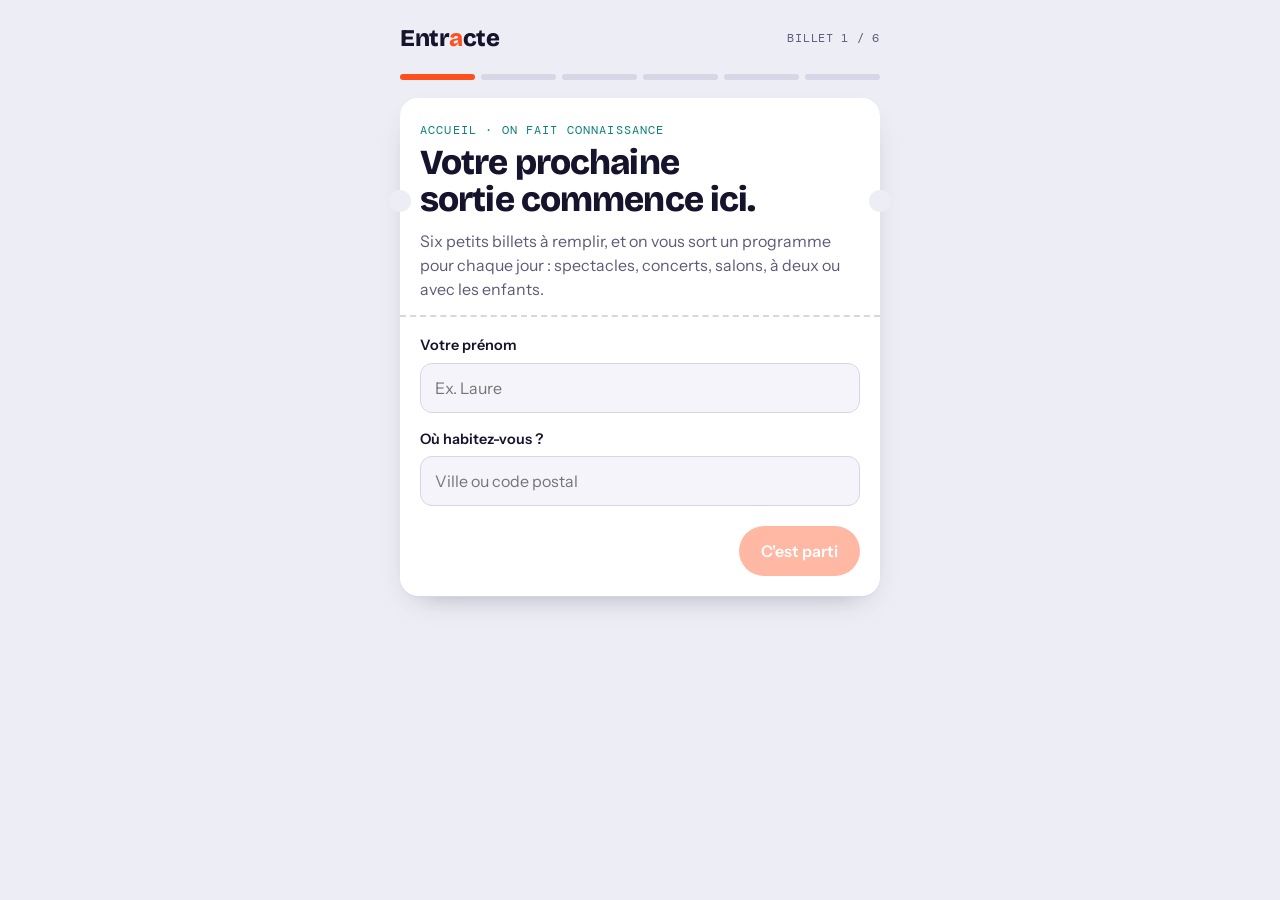
<file: Entracte (Copy).html>
<!doctype html><html><head><meta charset=utf8><meta name=viewport content="width=device-width,initial-scale=1,viewport-fit=cover"><style>:root{color-scheme:light;box-sizing:border-box;padding-top:env(safe-area-inset-top,0px);padding-bottom:env(safe-area-inset-bottom,0px)}html{scroll-padding-top:env(safe-area-inset-top,0px)}body{margin:0;padding:0;font:14px -apple-system,BlinkMacSystemFont,sans-serif;background:#fff;color:#000}img{max-width:100%}[hidden]:not([hidden=until-found i]){display:none!important}</style></head><body>
<title>Entracte (Copy)</title>
<meta name="claude:viewport-fit-sides" content="cover">
<link rel="preconnect" href="https://fonts.googleapis.com">
<link rel="stylesheet" href="https://fonts.googleapis.com/css2?family=Bricolage+Grotesque:opsz,wght@12..96,500;12..96,800&family=Instrument+Sans:wght@400;500;600&family=DM+Mono:wght@400;500&display=swap">
<style>
/* Layout : appli mobile une colonne, onboarding en 5 "billets", puis 5 pages (Aujourd'hui, Agenda, Explorer, Favoris, Profil) avec barre d'onglets fixe */
:root{
  --bg:#EDEEF5; --surface:#FFFFFF; --ink:#16132C; --muted:#5E5A78; --line:#D6D6E6;
  --accent:#FF4F1F; --accent-ink:#FFFFFF; --ticket:#FFD43B; --teal:#0A7F78; --chip:#F4F4FA; --rose:#D63F7A;
  --display:"Bricolage Grotesque", "Arial Black", system-ui, sans-serif;
  --body:"Instrument Sans", system-ui, -apple-system, sans-serif;
  --mono:"DM Mono", ui-monospace, Menlo, monospace;
}
@media (prefers-color-scheme: dark){:root:not([data-theme="light"]){
  --bg:#110F22; --surface:#1C1934; --ink:#F1EFFA; --muted:#A6A2C4; --line:#2F2B4D;
  --accent:#FF6A3D; --accent-ink:#16132C; --ticket:#FFD43B; --teal:#2CC9BE; --chip:#24203F; --rose:#FF7AAE; color-scheme:dark}}
:root[data-theme="dark"]{
  --bg:#110F22; --surface:#1C1934; --ink:#F1EFFA; --muted:#A6A2C4; --line:#2F2B4D;
  --accent:#FF6A3D; --accent-ink:#16132C; --ticket:#FFD43B; --teal:#2CC9BE; --chip:#24203F; --rose:#FF7AAE; color-scheme:dark}

*{box-sizing:border-box}
body{background:var(--bg);color:var(--ink);font-family:var(--body);font-size:16px;line-height:1.5;
  padding-left:max(16px,env(safe-area-inset-left,0px));padding-right:max(16px,env(safe-area-inset-right,0px));padding-block:20px 120px}
.app{max-width:480px;margin:0 auto;display:flex;flex-direction:column;gap:18px}
header{display:flex;align-items:center;justify-content:space-between;gap:12px}
.brand{font-family:var(--display);font-weight:800;font-size:1.5rem;letter-spacing:-.02em}
.brand span{color:var(--accent)}
.stub{font-family:var(--mono);font-size:.75rem;color:var(--muted);letter-spacing:.06em;text-transform:uppercase}

.perfs{display:flex;gap:6px}
.perfs i{flex:1;height:6px;border-radius:3px;background:var(--line);transition:background .3s}
.perfs i.on{background:var(--accent)}

.ticket{position:relative;background:var(--surface);border-radius:18px;padding:24px 20px 20px;
  box-shadow:0 1px 0 var(--line),0 12px 30px -18px rgba(22,19,44,.45)}
.ticket.notch::before,.ticket.notch::after{content:"";position:absolute;top:92px;width:22px;height:22px;border-radius:50%;background:var(--bg)}
.ticket.notch::before{left:-11px}.ticket.notch::after{right:-11px}
.tear{border-top:2px dashed var(--line);margin:14px -20px 18px}
.eyebrow{font-family:var(--mono);font-size:.72rem;letter-spacing:.1em;text-transform:uppercase;color:var(--teal)}
h1,h2,h3{font-family:var(--display);font-weight:800;letter-spacing:-.025em;text-wrap:balance;margin:0;line-height:1.05}
h1{font-size:2.2rem;margin-top:6px}
h2{font-size:1.7rem;margin-top:6px}
.sec-title{font-size:1.3rem;display:flex;align-items:baseline;justify-content:space-between;gap:8px}
.sec-title small{font-family:var(--mono);font-size:.72rem;font-weight:400;color:var(--muted);letter-spacing:.06em;text-transform:uppercase}
.lead{color:var(--muted);margin:10px 0 0;max-width:60ch}
.step{animation:in .45s cubic-bezier(.2,.8,.2,1)}
@keyframes in{from{transform:translateY(14px);opacity:.2}to{transform:none;opacity:1}}

label.f{display:block;font-weight:600;font-size:.9rem;margin-bottom:6px}
input[type=text],input[type=search]{width:100%;font:inherit;padding:12px 14px;border-radius:12px;border:1.5px solid var(--line);background:var(--chip);color:var(--ink)}
input:focus-visible,button:focus-visible{outline:3px solid var(--ticket);outline-offset:2px}
.stack{display:flex;flex-direction:column;gap:16px}

.grid{display:grid;grid-template-columns:repeat(2,minmax(0,1fr));gap:10px}
.tile{font:inherit;color:var(--ink);text-align:left;background:var(--chip);border:2px solid transparent;border-radius:14px;
  padding:14px 12px;cursor:pointer;display:flex;flex-direction:column;gap:4px;transition:transform .15s,border-color .15s,background .15s;min-width:0}
.tile:hover{transform:translateY(-2px)}
.tile b{font-family:var(--display);font-weight:800;font-size:1.05rem;letter-spacing:-.01em}
.tile small{color:var(--muted);font-size:.8rem;line-height:1.3}
.tile .glyph{font-family:var(--display);font-weight:800;font-size:1.6rem;line-height:1;color:var(--accent)}
.tile[aria-pressed=true]{border-color:var(--accent);background:var(--surface);transform:rotate(-1.2deg)}
.tile[aria-pressed=true] .glyph{color:var(--ink)}
.hint{font-size:.82rem;color:var(--muted);margin:10px 0 0}

.duel{display:grid;grid-template-columns:1fr auto 1fr;align-items:stretch;gap:8px}
.duel .tile{text-align:center;align-items:center;justify-content:center;min-height:80px}
.vs{align-self:center;font-family:var(--mono);font-size:.75rem;color:var(--muted)}
.duels{display:flex;flex-direction:column;gap:12px}

.chips{display:flex;flex-wrap:wrap;gap:8px}
.chipbtn{font:inherit;font-size:.9rem;padding:8px 14px;border-radius:999px;border:1.5px solid var(--line);background:transparent;color:var(--ink);cursor:pointer}
.chipbtn[aria-pressed=true]{background:var(--ink);color:var(--bg);border-color:var(--ink)}

.actions{display:flex;gap:10px;justify-content:space-between;align-items:center;margin-top:20px}
.btn{font:inherit;font-weight:600;border:0;border-radius:999px;padding:13px 22px;cursor:pointer}
.btn.primary{background:var(--accent);color:var(--accent-ink)}
.btn.primary:disabled{opacity:.4;cursor:not-allowed}
.btn.ghost{background:transparent;color:var(--muted);padding-inline:6px}
.btn.outline{background:transparent;border:1.5px solid var(--line);color:var(--ink)}

/* bandeau de jours */
.days{display:flex;gap:8px;overflow-x:auto;padding:2px 2px 8px;scroll-snap-type:x mandatory}
.day{font:inherit;flex:0 0 58px;scroll-snap-align:start;display:flex;flex-direction:column;align-items:center;gap:0;padding:8px 4px;border-radius:14px;
  border:1.5px solid var(--line);background:var(--surface);color:var(--ink);cursor:pointer}
.day small{font-family:var(--mono);font-size:.66rem;text-transform:uppercase;letter-spacing:.06em;color:var(--muted)}
.day b{font-family:var(--display);font-weight:800;font-size:1.35rem;line-height:1.1;font-variant-numeric:tabular-nums}
.day i{font-style:normal;font-size:.66rem;color:var(--muted)}
.day[aria-pressed=true]{background:var(--ink);border-color:var(--ink);color:var(--bg)}
.day[aria-pressed=true] small,.day[aria-pressed=true] i{color:var(--bg);opacity:.75}

.greet{display:flex;flex-direction:column;gap:2px}
.greet p{margin:0;color:var(--muted)}
.section{display:flex;flex-direction:column;gap:12px}
.occ{display:inline-flex;align-items:center;gap:6px;font-family:var(--mono);font-size:.7rem;letter-spacing:.08em;text-transform:uppercase;padding:4px 10px;border-radius:999px;background:var(--chip);color:var(--ink)}
.occ.couple{color:var(--rose)}
.occ.famille{color:var(--teal)}

.cards{display:flex;flex-direction:column;gap:12px}
.ev{display:grid;grid-template-columns:72px minmax(0,1fr);background:var(--surface);border-radius:16px;overflow:hidden;box-shadow:0 1px 0 var(--line);cursor:pointer;text-align:left;font:inherit;color:inherit;border:0;padding:0;width:100%}
.ev .side{background:var(--ink);color:var(--bg);display:flex;flex-direction:column;align-items:center;justify-content:center;gap:2px;
  padding:12px 6px;border-right:2px dashed var(--bg);font-family:var(--mono);text-align:center}
.ev .side .pct{font-family:var(--display);font-weight:800;font-size:1.45rem;color:var(--ticket);line-height:1}
.ev .side small{font-size:.6rem;letter-spacing:.08em;text-transform:uppercase;opacity:.75}
.ev .side .hr{font-size:.8rem;margin-top:6px;font-variant-numeric:tabular-nums}
.ev .main{padding:12px 14px;display:flex;flex-direction:column;gap:4px;min-width:0}
.ev .cat{font-family:var(--mono);font-size:.68rem;letter-spacing:.08em;text-transform:uppercase;color:var(--teal)}
.ev h3{font-size:1.1rem;letter-spacing:-.01em;line-height:1.15}
.ev .meta{font-size:.85rem;color:var(--muted)}
.ev .why{font-size:.82rem;color:var(--ink)}
.ev .why b{color:var(--accent)}
.price{font-family:var(--mono);font-weight:500;font-variant-numeric:tabular-nums;font-size:.85rem}
.heart{color:var(--rose)}
.empty{text-align:center;color:var(--muted);padding:18px;background:var(--surface);border-radius:16px}

/* agenda */
.agenda{display:flex;flex-direction:column;gap:10px}
.aday{display:grid;grid-template-columns:64px minmax(0,1fr) auto;gap:12px;align-items:center;background:var(--surface);border-radius:14px;padding:12px 14px;border:0;font:inherit;color:inherit;text-align:left;cursor:pointer;width:100%}
.aday .d{font-family:var(--mono);font-size:.72rem;text-transform:uppercase;color:var(--muted);line-height:1.2}
.aday .d b{display:block;font-family:var(--display);font-size:1.5rem;color:var(--ink);font-variant-numeric:tabular-nums}
.aday .t{min-width:0}
.aday .t strong{display:block;font-family:var(--display);font-size:1rem;white-space:nowrap;overflow:hidden;text-overflow:ellipsis}
.aday .t span{font-size:.8rem;color:var(--muted)}
.aday .n{font-family:var(--mono);font-size:.78rem;background:var(--chip);padding:4px 9px;border-radius:999px;white-space:nowrap}
.aday.we{box-shadow:inset 4px 0 0 var(--ticket)}
.weekhead{font-family:var(--mono);font-size:.72rem;letter-spacing:.1em;text-transform:uppercase;color:var(--muted);margin-top:6px}

/* accueil */
.feature{font:inherit;text-align:left;border:0;cursor:pointer;background:var(--ink);color:var(--bg);border-radius:18px;padding:20px;display:flex;flex-direction:column;gap:6px;position:relative;overflow:hidden}
.feature .eyebrow{color:var(--ticket)}
.feature strong{font-family:var(--display);font-weight:800;font-size:1.6rem;line-height:1.05;letter-spacing:-.02em;padding-right:70px}
.feature>span{opacity:.85;font-size:.9rem}
.feature .fpct{position:absolute;top:18px;right:18px;opacity:1;font-family:var(--mono);font-size:.72rem;background:var(--ticket);color:#16132C;padding:4px 9px;border-radius:999px}
.carousel{display:flex;gap:10px;overflow-x:auto;padding-bottom:6px;scroll-snap-type:x mandatory;margin-inline:-4px;padding-inline:4px}
.hcard{font:inherit;color:inherit;text-align:left;border:0;cursor:pointer;flex:0 0 200px;scroll-snap-align:start;background:var(--surface);border-radius:16px;padding:14px;display:flex;flex-direction:column;gap:4px;position:relative;min-height:170px;box-shadow:0 1px 0 var(--line)}
.hcard .badge{align-self:flex-start;font-family:var(--mono);font-size:.64rem;letter-spacing:.08em;text-transform:uppercase;background:var(--accent);color:var(--accent-ink);padding:3px 8px;border-radius:999px}
.hcard .hpct{position:absolute;top:14px;right:14px;font-family:var(--display);font-weight:800;color:var(--accent)}
.hcard strong{font-family:var(--display);font-weight:800;font-size:1.15rem;line-height:1.1;margin-top:auto}
.hcard span{font-size:.8rem;color:var(--muted)}
.hcard .when{font-family:var(--mono);font-size:.72rem;color:var(--ink)}
.link{font:inherit;font-size:.8rem;font-weight:600;color:var(--accent);background:none;border:0;cursor:pointer;padding:0}
.sec-title span{min-width:0}
.rows{display:flex;flex-direction:column;background:var(--surface);border-radius:16px;overflow:hidden}
.rowev{display:grid;grid-template-columns:86px minmax(0,1fr) auto;gap:12px;align-items:center;padding:12px 14px;border:0;border-bottom:1px solid var(--line);background:transparent;font:inherit;color:inherit;text-align:left;cursor:pointer}
.rowev:last-child{border-bottom:0}
.rowev .rd{font-family:var(--mono);font-size:.72rem;color:var(--muted);line-height:1.3}
.rowev .rd b{display:block;color:var(--ink);font-size:.9rem;font-variant-numeric:tabular-nums}
.rowev .rt{min-width:0}
.rowev .rt strong{display:block;font-family:var(--display);font-size:1rem;white-space:nowrap;overflow:hidden;text-overflow:ellipsis}
.rowev .rt span{font-size:.8rem;color:var(--muted);display:block;white-space:nowrap;overflow:hidden;text-overflow:ellipsis}
.rowev .rp{font-family:var(--display);font-weight:800;color:var(--accent)}
.weteaser{font:inherit;color:#16132C;background:var(--ticket);border:0;border-radius:16px;padding:16px 18px;display:flex;align-items:center;justify-content:space-between;gap:12px;cursor:pointer;text-align:left}
.weteaser small{display:block;font-family:var(--mono);font-size:.7rem;letter-spacing:.08em;text-transform:uppercase}
.weteaser strong{font-family:var(--display);font-size:1.15rem}
.weteaser .arrow{font-size:1.5rem;font-weight:700}

/* découvrir */
.swipezone{position:relative;height:min(64vh,520px);min-height:400px}
.scard{position:absolute;inset:0;border-radius:24px;color:#fff;padding:22px 20px;display:flex;flex-direction:column;justify-content:flex-end;gap:6px;overflow:hidden;
  background:linear-gradient(160deg,var(--c1),var(--c2));box-shadow:0 18px 40px -20px rgba(22,19,44,.6);touch-action:none;user-select:none;cursor:grab;
  transform:translateY(calc(var(--i)*10px)) scale(calc(1 - var(--i)*.04));transition:transform .25s}
.scard::after{content:"";position:absolute;inset:40% 0 0;background:linear-gradient(transparent,rgba(10,8,25,.55));pointer-events:none}
.scard>*{position:relative;z-index:1}
.scard .art{position:absolute;top:22px;left:20px;right:20px;z-index:0;font-family:var(--display);font-weight:800;font-size:clamp(3.4rem,17vw,6rem);line-height:.9;letter-spacing:-.04em;opacity:.35;overflow-wrap:anywhere}
.scard h2{font-size:2rem;color:#fff;margin:0}
.scat{font-family:var(--mono);font-size:.72rem;letter-spacing:.1em;text-transform:uppercase;opacity:.9}
.smeta{font-size:.9rem;opacity:.92}
.sfoot{display:flex;justify-content:space-between;align-items:center;gap:8px;font-family:var(--mono);font-size:.85rem}
.spct{background:#FFD43B;color:#16132C;padding:4px 10px;border-radius:999px;font-weight:500}
.swhy{font-size:.82rem;opacity:.9}
.stamp{position:absolute;top:26px;z-index:2;padding:4px 12px;border:3px solid currentColor;border-radius:10px;font-family:var(--display);font-weight:800;font-size:1.5rem;opacity:0;pointer-events:none}
.stamp.like{right:20px;color:#C8FF6B;transform:rotate(12deg)}
.stamp.nope{left:20px;color:#fff;transform:rotate(-12deg)}
.scard.top:focus-visible{outline:3px solid var(--ticket);outline-offset:4px}
.swbtns{display:flex;justify-content:center;align-items:center;gap:20px}
.swb{border:0;border-radius:50%;width:60px;height:60px;background:var(--surface);color:var(--ink);font-size:1.5rem;font-weight:700;cursor:pointer;box-shadow:0 8px 20px -12px rgba(22,19,44,.6)}
.swb.like{color:var(--rose);width:68px;height:68px;font-size:1.8rem}
.swb.info{width:46px;height:46px;font-size:1.1rem;font-family:var(--display)}
.swhint{font-size:.8rem;color:var(--muted);text-align:center;margin:0}
.swempty{height:100%;display:flex;flex-direction:column;align-items:center;justify-content:center;gap:10px;background:var(--surface);border-radius:24px;text-align:center;padding:20px}
.swempty p{color:var(--muted);margin:0}
@media (prefers-reduced-motion:reduce){.scard{transition:none}}

/* avis */
.avbtn{font:inherit;font-size:.82rem;font-weight:600;border:1.5px solid var(--accent);color:var(--accent);background:transparent;border-radius:999px;padding:7px 12px;cursor:pointer}
.avform{display:flex;flex-direction:column;gap:16px}
.avform textarea{width:100%;font:inherit;padding:12px 14px;border-radius:12px;border:1.5px solid var(--line);background:var(--chip);color:var(--ink);resize:vertical}
.avform textarea:focus-visible{outline:3px solid var(--ticket);outline-offset:2px}
.stars{display:flex;gap:6px}
.star{font-size:2rem;line-height:1;border:0;background:transparent;color:var(--accent);cursor:pointer;padding:2px}
.opt{font-weight:400;color:var(--muted)}
.averr{color:var(--accent);margin:0;font-weight:600}
.avfallback{display:flex;flex-direction:column;gap:10px;background:var(--chip);border-radius:12px;padding:12px}
.avfallback p{margin:0;font-size:.88rem}
.usagebar{display:grid;grid-template-columns:repeat(3,minmax(0,1fr));gap:8px}
.usagebar div{background:var(--surface);border-radius:12px;padding:10px 12px}
.usagebar small{display:block;font-size:.72rem;color:var(--muted)}
.usagebar b{font-family:var(--display);font-size:1.3rem}
.avlist{display:flex;flex-direction:column;gap:10px}
.avitem{background:var(--surface);border-radius:14px;padding:12px 14px;display:flex;flex-direction:column;gap:4px}
.avitem p{margin:0;font-size:.9rem}
.avhead{display:flex;justify-content:space-between;gap:8px;flex-wrap:wrap;font-size:.8rem;color:var(--muted)}
.avstars{color:var(--accent);letter-spacing:2px;font-size:1rem}

/* billets */
.agroup{display:flex;flex-direction:column;gap:6px;margin-top:4px}
.agroup small{font-family:var(--mono);font-size:.66rem;text-transform:uppercase;letter-spacing:.08em;color:var(--muted)}
.agroup .chipbtn{font-size:.82rem;padding:6px 12px}
.addart{display:flex;gap:8px}
.addart input{flex:1;min-width:0}
.artbox{background:var(--surface);border-radius:16px;padding:14px}
.artbox summary{list-style:none;display:flex;justify-content:space-between;align-items:center;gap:10px;cursor:pointer}
.artbox summary::-webkit-details-marker{display:none}
.artbox summary small{display:block;font-family:var(--mono);font-size:.66rem;text-transform:uppercase;letter-spacing:.08em;color:var(--muted)}
.artbox summary strong{font-family:var(--display);font-size:1rem}
.artbox[open] summary{margin-bottom:10px}
.artok{width:100%;margin-top:14px;position:sticky;bottom:calc(76px + env(safe-area-inset-bottom,0px))}
.tks{display:flex;flex-direction:column;gap:10px}
.tk{display:grid;grid-template-columns:64px minmax(0,1fr);gap:12px;background:var(--surface);border-radius:16px;padding:12px 14px;align-items:start}
.tk.mine{box-shadow:inset 4px 0 0 var(--accent)}
.tkdate{display:flex;flex-direction:column;align-items:center;justify-content:center;background:var(--chip);border-radius:12px;padding:8px 4px;text-align:center;min-height:64px}
.tkdate small{font-family:var(--mono);font-size:.58rem;text-transform:uppercase;letter-spacing:.06em;color:var(--muted)}
.tkdate b{font-family:var(--display);font-size:1.5rem;line-height:1.05;font-variant-numeric:tabular-nums}
.tkdate i{font-style:normal;font-size:.72rem;color:var(--muted)}
.pill{font-family:var(--mono);font-size:.62rem;text-transform:uppercase;letter-spacing:.05em;padding:4px 6px;border-radius:8px;background:var(--line);color:var(--ink);line-height:1.2}
.pill.ok{background:var(--teal);color:var(--surface)}
.tkmain{display:flex;flex-direction:column;gap:2px;min-width:0}
.tkmain strong{font-family:var(--display);font-size:1.1rem;line-height:1.15}
.tkmain>span{font-size:.85rem}
.tkmain .meta{color:var(--muted);font-size:.8rem}
.following{font-family:var(--mono);font-size:.62rem;text-transform:uppercase;letter-spacing:.06em;background:var(--accent);color:var(--accent-ink);padding:2px 6px;border-radius:999px;vertical-align:middle}
.cd{font-family:var(--mono);font-size:.76rem;color:var(--accent);margin-top:2px}
.cd.q{color:var(--muted)}
.tkact{grid-column:2;display:flex;gap:6px;flex-wrap:wrap}
.tkact a.mini{text-decoration:none}
.mini.on{background:var(--ink);color:var(--bg);border-color:var(--ink)}
.alertbar{font:inherit;text-align:left;border:0;cursor:pointer;background:var(--accent);color:var(--accent-ink);border-radius:16px;padding:14px 16px;display:grid;grid-template-columns:auto minmax(0,1fr) auto;gap:12px;align-items:center}
.alertbar small{display:block;font-family:var(--mono);font-size:.68rem;text-transform:uppercase;letter-spacing:.08em}
.alertbar strong{font-family:var(--display);font-size:1.1rem;display:block}
.alertbar em{font-style:normal;font-size:.8rem;opacity:.85}
.alertbar .bell{animation:pulse 1.6s infinite}
.alertbar .arrow{font-size:1.4rem;font-weight:700}
@keyframes pulse{50%{opacity:.25}}
.coll .collsub{margin:-6px 0 0;color:var(--muted);font-size:.85rem}
.hcard .badge.alt{background:var(--ink);color:var(--bg)}
a.link{text-decoration:none}
@media (prefers-reduced-motion:reduce){.alertbar .bell{animation:none}}

/* recherche */
.hright{display:flex;align-items:center;gap:10px}
.iconbtn{border:0;background:var(--surface);color:var(--ink);width:38px;height:38px;border-radius:50%;display:grid;place-items:center;cursor:pointer}
.iconbtn svg{width:20px;height:20px;stroke:currentColor;fill:none;stroke-width:2;stroke-linecap:round}
.ask{background:var(--ink);color:var(--bg);border-radius:18px;padding:16px;display:flex;flex-direction:column;gap:10px}
.ask label{font-family:var(--display);font-weight:800;font-size:1.15rem;letter-spacing:-.01em}
.askrow{display:flex;gap:8px}
.askrow input{flex:1;min-width:0;background:var(--bg);color:var(--ink);border-color:transparent}
.askrow .btn{padding:12px 16px}
.sugg{display:flex;gap:6px;overflow-x:auto;padding-bottom:2px}
.sugg .chipbtn{white-space:nowrap;font-size:.8rem;padding:6px 12px;color:var(--bg);border-color:color-mix(in srgb,var(--bg) 35%,transparent)}
.understood{display:flex;flex-direction:column;gap:6px}
.understood small{font-family:var(--mono);font-size:.66rem;text-transform:uppercase;letter-spacing:.08em;color:var(--muted)}
.tag{font-size:.82rem;padding:5px 11px;border-radius:999px;background:var(--ticket);color:#16132C;font-weight:600}
.srclink{text-align:center;text-decoration:none}

/* week-end */
.seg{display:flex;gap:4px;background:var(--surface);border-radius:999px;padding:4px;overflow-x:auto}
.seg button{font:inherit;font-size:.82rem;flex:1;white-space:nowrap;border:0;background:transparent;color:var(--muted);padding:8px 10px;border-radius:999px;cursor:pointer}
.seg button[aria-pressed=true]{background:var(--ink);color:var(--bg)}
.filterbox{display:flex;flex-direction:column;gap:10px;background:var(--surface);border-radius:16px;padding:14px}
.frow{display:flex;flex-direction:column;gap:6px;min-width:0}
.frow small{font-family:var(--mono);font-size:.66rem;text-transform:uppercase;letter-spacing:.08em;color:var(--muted)}
.chips.scroll{flex-wrap:nowrap;overflow-x:auto;padding-bottom:4px}
.chips.scroll .chipbtn{white-space:nowrap}

/* détail */
.detail .hero{background:var(--ink);color:var(--bg);border-radius:18px;padding:22px 20px;display:flex;flex-direction:column;gap:8px}
.detail .hero .cat{font-family:var(--mono);font-size:.72rem;letter-spacing:.1em;text-transform:uppercase;color:var(--ticket)}
.detail .hero h1{font-size:2rem}
.detail .hero p{margin:0;opacity:.8}
.facts{display:grid;grid-template-columns:repeat(3,minmax(0,1fr));gap:8px}
.fact{background:var(--surface);border-radius:12px;padding:10px 12px}
.fact small{display:block;font-family:var(--mono);font-size:.64rem;text-transform:uppercase;letter-spacing:.08em;color:var(--muted)}
.fact b{font-family:var(--display);font-size:1.05rem}
.dates{display:flex;flex-wrap:wrap;gap:6px}
.dates span{font-family:var(--mono);font-size:.78rem;padding:5px 10px;border-radius:999px;background:var(--surface)}
.cta{display:grid;grid-template-columns:1fr 1fr;gap:10px}
.note{font-size:.82rem;color:var(--muted);min-height:1.2em;text-align:center;margin:0}
.backlink{align-self:flex-start}

/* profil */
.kv{display:flex;flex-direction:column;gap:0;background:var(--surface);border-radius:16px;overflow:hidden}
.kv button{display:grid;grid-template-columns:110px minmax(0,1fr) auto;gap:10px;align-items:center;padding:14px 16px;border:0;border-bottom:1px solid var(--line);background:transparent;font:inherit;color:inherit;text-align:left;cursor:pointer}
.kv button:last-child{border-bottom:0}
.kv small{font-family:var(--mono);font-size:.68rem;text-transform:uppercase;letter-spacing:.08em;color:var(--muted)}
.kv span{min-width:0}
.kv i{font-style:normal;color:var(--accent);font-size:.85rem;font-weight:600}

/* barre d'onglets */
nav.tabs{position:fixed;left:0;right:0;bottom:0;z-index:15;background:var(--surface);border-top:1px solid var(--line);
  padding:8px max(8px,env(safe-area-inset-right,0px)) calc(8px + env(safe-area-inset-bottom,0px)) max(8px,env(safe-area-inset-left,0px))}
nav.tabs .in{max-width:520px;margin:0 auto;display:grid;grid-template-columns:repeat(6,1fr);gap:2px}
nav.tabs button{font:inherit;font-size:.64rem;white-space:nowrap;border:0;background:transparent;color:var(--muted);display:flex;flex-direction:column;align-items:center;gap:3px;padding:6px 2px;border-radius:12px;cursor:pointer}
nav.tabs svg{width:22px;height:22px;stroke:currentColor;fill:none;stroke-width:1.8;stroke-linecap:round;stroke-linejoin:round}
nav.tabs button[aria-current=page]{color:var(--accent);background:var(--chip)}
.sample{font-size:.76rem;color:var(--muted);text-align:center;margin:4px 0 0}
canvas#confetti{position:fixed;inset:0;pointer-events:none;width:100%;height:100%;z-index:20}
@media (prefers-reduced-motion:reduce){.step{animation:none}.tile,.tile[aria-pressed=true]{transform:none}}
@media (max-width:360px){h1{font-size:1.9rem}.grid,.catgrid{grid-template-columns:1fr}.facts{grid-template-columns:1fr 1fr}}
</style>

<canvas id="confetti" aria-hidden="true"></canvas>
<form name="avis" data-netlify="true" netlify-honeypot="bot-field" hidden><input name="bot-field"><input name="note"><textarea name="aime"></textarea><textarea name="manque"></textarea><input name="usage"><input name="prenom"><input name="page"></form>
<div class="app">
  <header><div class="brand">Entr<span>a</span>cte</div><div class="hright"><div class="stub" id="stubno"></div><button class="avbtn" id="havis" hidden>Avis</button><button class="iconbtn" id="hsearch" hidden aria-label="Rechercher"><svg viewBox="0 0 24 24" aria-hidden="true"><circle cx="11" cy="11" r="7"/><path d="m20 20-3.5-3.5"/></svg></button></div></header>
  <div class="perfs" id="perfs" aria-hidden="true"></div>
  <main id="view"></main>
</div>
<nav class="tabs" id="tabs" hidden aria-label="Navigation principale"><div class="in" id="tabsin"></div></nav>

<script>
const TYPES=[
 {id:"humour",g:"Ha!",t:"Humour",s:"Stand-up, one-man show"},
 {id:"theatre",g:"Acte I",t:"Théâtre",s:"Classique ou contemporain"},
 {id:"concert",g:"♪",t:"Concert",s:"Pop, rock, jazz, électro"},
 {id:"musical",g:"Tada",t:"Comédie musicale",s:"Ça chante, ça danse"},
 {id:"danse",g:"5,6,7,8",t:"Danse",s:"Ballet, hip-hop, contemporain"},
 {id:"cirque",g:"Hop",t:"Cirque & magie",s:"Acrobates, illusionnistes"},
 {id:"opera",g:"Ah‑ah",t:"Opéra & classique",s:"Orchestres, récitals"},
 {id:"jeune",g:"Pouet",t:"Jeune public",s:"Pensé pour les enfants"},
 {id:"salon",g:"Stand B",t:"Salons & expos",s:"Vin, BD, maison, jeux…"},
 {id:"festival",g:"3 jours",t:"Festivals",s:"Plusieurs scènes, plein air"},
 {id:"expo",g:"Salle 7",t:"Expositions",s:"Musées, photo, immersif"}
];
const WHO=[
 {id:"solo",g:"1",t:"En solo",s:"Je me fais plaisir"},
 {id:"couple",g:"2",t:"En amoureux",s:"Une sortie à deux"},
 {id:"amis",g:"4+",t:"Entre amis",s:"La bande au complet"},
 {id:"famille",g:"+ kids",t:"En famille",s:"Avec les enfants"}
];
const WHO_LABEL={solo:"Pour vous",couple:"En amoureux",amis:"Entre amis",famille:"En famille"};
const AGES=["0-3 ans","4-6 ans","7-11 ans","12-17 ans","18 ans et + (jeune adulte)"];
const YA="18 ans et + (jeune adulte)";
const ageOk=e=>S.ages.some(a=>a===YA?(!e.ages||e.ages.includes("12-17 ans")):(e.ages&&e.ages.includes(a)));
const DUELS=[
 {id:"mood",a:["rire","Rire aux larmes"],b:["emotion","Avoir des frissons"]},
 {id:"size",a:["grand","Grande salle, gros show"],b:["intime","Petite salle, ambiance"]},
 {id:"style",a:["classique","Valeurs sûres"],b:["decouverte","Découvrir des talents"]}
];
const MOMENTS=[["semaine","Soirs de semaine"],["we_jour","Week-end en journée"],["we_soir","Week-end en soirée"]];
const BUDGET=[["eco","Moins de 25 €"],["mid","25 à 60 €"],["plus","On se fait plaisir"]];

// Programmation réelle relevée le 20 octobre 2026 (Offi, Sortiraparis, Infoconcert, Agenda culturel, evous).
// Les dates sont sourcées ; quand les jours ou l'heure exacts ne sont pas publiés, approx = true ("à vérifier").
const W=[1,2,3,4,5,6,0], WE=[6,0], SOIR=[2,3,4,5,6], SOIRD=[2,3,4,5,6,0];
const SRC={
 acc:"https://www.infoconcert.com/salle/accor-arena-paris-709/concerts",
 su:"https://www.offi.fr/theatre/stand-up.html",
 th:"https://www.sortiraparis.com/en/what-to-see-in-paris/theater/guides/154425-theatre-shows-to-see-in-paris-in-november-2026-our-pick-of-the-moment-s-performances",
 kids:"https://www.sortiraparis.com/enfant-famille/guides/150541-toussaint-2026-a-paris-les-spectacles-a-voir-en-famille-avec-les-enfants",
 salons:"https://paris.evous.fr/salons/novembre/",
 shrek:"https://www.offi.fr/enfants/les-folies-bergere-2331/shrek-le-musical-104778.html",
 lion:"https://75.agendaculturel.fr/theatre/le-roi-lion-saison-6.html",
 indo:"https://www.sortiraparis.com/en/what-to-see-in-paris/concerts-music-festival/articles/348350-indochine-to-play-three-shows-at-la-seine-musicale-in-paris-in-november-2026"
};
const C=(id,t,date,price,o={})=>({id,t,cat:"concert",venue:"Accor Arena, Paris 12e",city:"Paris",price,aud:["solo","couple","amis"],mood:"emotion",size:"grand",style:"classique",ages:null,dates:[].concat(date),time:"20:00",approx:true,src:SRC.acc,d:"Concert à l'Accor Arena, la plus grande salle couverte de Paris.",...o});
const R=(from,to,days,time,alt)=>({from,to,days,time,alt});
const EVENTS=[
 C(1,"Bigflo & Oli","2026-10-20",50,{aud:["amis","famille","couple"],ages:["12-17 ans"]}),
 C(2,"Korn","2026-10-23",69.7,{aud:["amis","solo"]}),
 C(3,"Meryl","2026-10-26",45,{style:"decouverte"}),
 C(4,"Duran Duran","2026-10-28",62),
 C(5,"Jungle","2026-10-30",51,{style:"decouverte",aud:["amis","couple"]}),
 C(6,"The World of Hans Zimmer","2026-11-02",71.5,{aud:["couple","famille","amis","solo"],ages:["7-11 ans","12-17 ans"],d:"Les musiques de films de Hans Zimmer jouées en grand format, orchestre et chœur, à l'Accor Arena."}),
 C(7,"Niall Horan","2026-11-06",56.5,{aud:["amis","famille"],ages:["12-17 ans"]}),
 C(8,"Fontaines D.C.","2026-11-13",57.5,{style:"decouverte"}),
 C(9,"Vanessa Paradis","2026-11-17",35,{aud:["couple","solo","amis"]}),
 C(10,"Christophe Maé",["2026-11-19","2026-11-20"],40,{aud:["couple","famille","amis"],ages:["7-11 ans","12-17 ans"],mood:"rire"}),
 C(11,"Hatsune Miku","2026-11-22",62,{aud:["amis","famille"],ages:["12-17 ans"],style:"decouverte",d:"Concert de la chanteuse virtuelle japonaise, projetée en hologramme et accompagnée de musiciens live."}),
 C(12,"Superbus","2026-11-24",40,{mood:"rire",aud:["amis","couple"]}),
 C(13,"Placebo","2026-11-25",64.2),
 C(14,"Indochine",["2026-11-26","2026-11-27","2026-11-28"],null,{venue:"La Seine Musicale, île Seguin",city:"Boulogne-Billancourt",src:SRC.indo,d:"Trois soirs d'Indochine à La Seine Musicale, sur l'île Seguin. Prix et horaires à vérifier."}),
 {id:15,t:"Panayotis Pascot · Entre les deux",cat:"humour",venue:"Dôme de Paris – Palais des Sports",city:"Paris",price:null,aud:["solo","couple","amis"],mood:"rire",size:"grand",style:"classique",ages:null,dates:["2026-11-06","2026-11-07"],time:"20:00",approx:true,src:SRC.su,d:"Le stand-up intime et introspectif de Panayotis Pascot, en grande salle pour deux soirs."},
 {id:16,t:"Jérémy Charbonnel · Seul tout",cat:"humour",venue:"Théâtre des Mathurins, Paris 8e",city:"Paris",price:24,aud:["solo","couple","amis"],mood:"rire",size:"intime",style:"decouverte",ages:null,run:R("2026-10-06","2026-12-29",SOIR,"21:00"),approx:true,src:SRC.su,d:"Seul en scène de Jérémy Charbonnel. Places de 24 à 35 €."},
 {id:17,t:"Paul de Saint Sernin",cat:"humour",venue:"Théâtre de la Madeleine, Paris 8e",city:"Paris",price:45,aud:["couple","amis","solo"],mood:"rire",size:"grand",style:"classique",ages:null,run:R("2026-10-16","2026-12-19",SOIR,"21:00"),approx:true,src:SRC.su,d:"Le nouveau spectacle de Paul de Saint Sernin, à la Madeleine jusqu'au 19 décembre."},
 {id:18,t:"Morgane Cadignan · La nuit je mens",cat:"humour",venue:"L'Européen, Paris 17e",city:"Paris",price:18.5,aud:["solo","couple","amis"],mood:"rire",size:"intime",style:"decouverte",ages:null,run:R("2026-09-19","2026-11-25",SOIR,"21:00"),approx:true,src:SRC.su,d:"Stand-up de Morgane Cadignan. Places de 18,50 à 27 €, dernières dates fin novembre."},
 {id:19,t:"Alexis Le Rossignol · Chamboulé",cat:"humour",venue:"Gaîté Rive Gauche, Paris 14e",city:"Paris",price:22,aud:["solo","couple","amis"],mood:"rire",size:"intime",style:"decouverte",ages:null,run:R("2026-09-25","2027-01-02",SOIR,"21:00"),approx:true,src:SRC.su,d:"Le nouveau seul en scène d'Alexis Le Rossignol. Places de 22 à 36,50 €."},
 {id:20,t:"Blandine Lehout · La Vie de ta mère",cat:"humour",venue:"Théâtre des Mathurins, Paris 8e",city:"Paris",price:20,aud:["solo","couple","amis"],mood:"rire",size:"intime",style:"decouverte",ages:null,run:R("2026-09-25","2026-12-19",SOIR,"19:00"),approx:true,src:SRC.su,d:"Stand-up de Blandine Lehout. Places de 20 à 42 €."},
 {id:21,t:"Broadway Comedy Club",cat:"humour",venue:"Broadway Comedy Club, Paris 2e",city:"Paris",price:14.3,aud:["amis","couple","solo"],mood:"rire",size:"intime",style:"decouverte",ages:null,run:R("2026-05-26","2027-05-30",W,"20:00"),approx:true,src:SRC.su,d:"Cinq humoristes chaque soir, dont les noms restent secrets jusqu'au dernier moment."},
 {id:22,t:"Mathieu Madenian · À pleurer de rire",cat:"humour",venue:"Le Solo, Paris",city:"Paris",price:null,aud:["solo","couple","amis"],mood:"rire",size:"intime",style:"classique",ages:null,run:R("2026-10-01","2026-11-07",SOIR,"21:00"),approx:true,src:SRC.su,d:"Mathieu Madenian sur la scène du Solo, jusqu'au 7 novembre."},
 {id:23,t:"Le Père",cat:"theatre",venue:"Théâtre Édouard VII, Paris 9e",city:"Paris",price:null,aud:["couple","solo"],mood:"emotion",size:"grand",style:"classique",ages:null,run:R("2026-09-15","2027-01-10",SOIRD,"20:00",{0:"16:00"}),approx:true,src:SRC.th,d:"La pièce de Florian Zeller sur un père qui perd pied. Matinée le dimanche à 16 h ; à partir du 26 novembre, les soirées passent à 21 h."},
 {id:24,t:"Edmond",cat:"theatre",venue:"Théâtre du Palais-Royal, Paris 1er",city:"Paris",price:null,aud:["couple","famille","amis","solo"],mood:"rire",size:"grand",style:"classique",ages:["12-17 ans"],run:R("2026-10-02","2027-01-31",SOIRD,"20:30",{0:"15:00"}),approx:true,src:SRC.th,d:"Le retour de la comédie d'Alexis Michalik sur la création de Cyrano de Bergerac."},
 {id:25,t:"Amadeus",cat:"theatre",venue:"Théâtre Marigny, Paris 8e",city:"Paris",price:null,aud:["couple","solo"],mood:"emotion",size:"grand",style:"classique",ages:null,run:R("2026-10-07","2027-01-31",SOIRD,"20:30",{0:"15:00"}),approx:true,src:SRC.th,d:"La rivalité entre Mozart et Salieri, d'après la pièce de Peter Shaffer."},
 {id:26,t:"Le Mariage de Figaro",cat:"theatre",venue:"Théâtre de la Porte Saint-Martin, Paris 10e",city:"Paris",price:null,aud:["couple","solo","famille"],mood:"rire",size:"grand",style:"classique",ages:["12-17 ans"],run:R("2026-09-26","2027-01-03",SOIRD,"20:30",{0:"16:00"}),approx:true,src:SRC.th,d:"La comédie de Beaumarchais, jusqu'au 3 janvier."},
 {id:27,t:"Berlin Berlin",cat:"theatre",venue:"Théâtre des Nouveautés, Paris 2e",city:"Paris",price:null,aud:["couple","amis"],mood:"rire",size:"grand",style:"classique",ages:null,run:R("2026-09-17","2027-01-03",SOIRD,"21:00",{0:"16:00"}),approx:true,src:SRC.th,d:"Comédie de boulevard dans le Berlin de la guerre froide."},
 {id:28,t:"Le Sens de l'humour",cat:"theatre",venue:"Théâtre Antoine, Paris 10e",city:"Paris",price:null,aud:["couple","amis","solo"],mood:"rire",size:"grand",style:"classique",ages:null,run:R("2026-09-16","2027-01-10",SOIRD,"21:00",{0:"16:00"}),approx:true,src:SRC.th,d:"Comédie au Théâtre Antoine, jusqu'au 10 janvier."},
 {id:29,t:"La Vie devant soi",cat:"theatre",venue:"Studio des Champs-Élysées, Paris 8e",city:"Paris",price:null,aud:["couple","solo"],mood:"emotion",size:"intime",style:"classique",ages:null,run:R("2026-10-22","2026-12-20",SOIRD,"19:00",{0:"16:00"}),approx:true,src:SRC.th,d:"Adaptation du roman de Romain Gary, Momo et Madame Rosa à Belleville."},
 {id:30,t:"Novecento",cat:"theatre",venue:"Théâtre des Mathurins, Paris 8e",city:"Paris",price:null,aud:["couple","solo"],mood:"emotion",size:"intime",style:"classique",ages:null,run:R("2026-09-01","2026-12-17",[4],"21:00"),src:SRC.th,d:"Le monologue d'Alessandro Baricco sur un pianiste né sur un paquebot. Le jeudi à 21 h."},
 {id:31,t:"La Prière aux Étoiles",cat:"theatre",venue:"Théâtre Montansier",city:"Versailles",price:null,aud:["couple","solo","famille"],mood:"emotion",size:"intime",style:"decouverte",ages:["12-17 ans"],run:R("2026-10-28","2026-11-08",SOIRD,"20:30",{0:"15:00"}),approx:true,src:SRC.th,d:"Au Montansier de Versailles, pour deux semaines seulement."},
 {id:32,t:"Napoléon",cat:"theatre",venue:"Poche-Montparnasse, Paris 6e",city:"Paris",price:null,aud:["solo","couple"],mood:"emotion",size:"intime",style:"classique",ages:null,run:R("2026-08-31","2027-01-25",[1],"19:00"),src:SRC.th,d:"Seul en scène historique, le lundi à 19 h."},
 {id:33,t:"Relationshit",cat:"theatre",venue:"Studio Hébertot, Paris 17e",city:"Paris",price:null,aud:["couple","amis"],mood:"rire",size:"intime",style:"decouverte",ages:["12-17 ans"],run:R("2026-10-22","2026-12-05",SOIR,"21:00"),approx:true,src:SRC.th,d:"Comédie sur le couple, à partir de 12 ans."},
 {id:34,t:"Ta mère et moi",cat:"theatre",venue:"Théâtre de Paris – Salle Réjane, Paris 9e",city:"Paris",price:null,aud:["solo","couple"],mood:"emotion",size:"intime",style:"decouverte",ages:null,run:R("2026-10-26","2026-12-31",SOIR,"19:00"),approx:true,src:SRC.th,d:"Seul en scène, à l'affiche à partir du 26 octobre."},
 {id:35,t:"Shrek Le Musical",cat:"musical",venue:"Folies Bergère, Paris 9e",city:"Paris",price:41,aud:["famille","couple","amis"],mood:"rire",size:"grand",style:"classique",ages:["4-6 ans","7-11 ans","12-17 ans"],run:R("2026-10-02","2027-01-20",[3,4,5,6,0],"20:00",{3:"15:00",6:"15:00",0:"15:00"}),approx:true,src:SRC.shrek,d:"La comédie musicale tirée du film, avec Chantal Ladesou. Dès 3 ans, de 41 à 72 €."},
 {id:36,t:"Le Roi Lion",cat:"musical",venue:"Théâtre Mogador, Paris 9e",city:"Paris",price:20,aud:["famille","couple","amis","solo"],mood:"emotion",size:"grand",style:"classique",ages:["4-6 ans","7-11 ans","12-17 ans"],run:R("2026-09-25","2027-08-08",SOIRD,"20:00",{6:"15:00",0:"15:00"}),approx:true,src:SRC.lion,d:"Sixième saison à Mogador : une cinquantaine d'artistes, plus de 200 masques et marionnettes. 1 h 37, dès 20 €."},
 {id:37,t:"Singin' in the Rain",cat:"musical",venue:"Théâtre du Lido, Paris 8e",city:"Paris",price:null,aud:["couple","famille","amis"],mood:"rire",size:"grand",style:"classique",ages:["7-11 ans","12-17 ans"],run:R("2026-09-17","2027-01-31",SOIRD,"20:00",{6:"15:00",0:"15:00"}),approx:true,src:SRC.kids,d:"La comédie musicale culte adaptée sur la scène du Lido."},
 {id:38,t:"Les Vilaines",cat:"musical",venue:"Gaîté Montparnasse, Paris 14e",city:"Paris",price:null,aud:["amis","couple"],mood:"rire",size:"intime",style:"decouverte",ages:null,run:R("2026-09-30","2027-06-16",SOIR,"21:00"),approx:true,src:SRC.th,d:"Comédie musicale déjantée, à l'affiche jusqu'en juin 2027."},
 {id:39,t:"Ménopause",cat:"musical",venue:"Apollo Théâtre, Paris 11e",city:"Paris",price:null,aud:["amis","couple"],mood:"rire",size:"intime",style:"classique",ages:null,run:R("2026-09-01","2027-06-30",SOIR,"21:00"),approx:true,src:SRC.th,d:"Comédie musicale à succès, prolongée jusqu'au 30 juin 2027."},
 {id:40,t:"Oliver Twist",cat:"musical",venue:"Lucernaire, Paris 6e",city:"Paris",price:null,aud:["famille","couple"],mood:"emotion",size:"intime",style:"classique",ages:["7-11 ans","12-17 ans"],run:R("2026-09-09","2026-12-31",[3,6,0],"15:00"),approx:true,src:SRC.kids,d:"Le roman de Dickens en comédie musicale, au Lucernaire."},
 {id:41,t:"Pourquoi Pourquoi ?",cat:"jeune",venue:"Théâtre Michel, Paris 8e",city:"Paris",price:null,aud:["famille"],mood:"rire",size:"intime",style:"decouverte",ages:["7-11 ans"],run:R("2026-10-10","2027-01-31",[3,6,0],"14:00"),approx:true,src:SRC.kids,d:"Spectacle jeune public, dès 6 ans."},
 {id:42,t:"Arsène Lupin",cat:"theatre",venue:"Théâtre Le Ranelagh, Paris 16e",city:"Paris",price:null,aud:["famille","couple"],mood:"rire",size:"intime",style:"classique",ages:["7-11 ans","12-17 ans"],run:R("2026-09-17","2027-01-17",[3,6,0],"15:00"),approx:true,src:SRC.kids,d:"Comédie policière autour du gentleman cambrioleur, dès 7 ans."},
 {id:43,t:"Les Histoires de Toto",cat:"jeune",venue:"La Scène Montparnasse, Paris 14e",city:"Paris",price:null,aud:["famille"],mood:"rire",size:"intime",style:"decouverte",ages:["4-6 ans","7-11 ans"],runs:[R("2026-10-17","2026-11-01",W,"14:30"),R("2026-11-02","2027-01-31",WE,"14:30")],src:SRC.kids,d:"Dès 3 ans. Samedi et dimanche à 14 h 30, et presque tous les jours pendant les vacances de la Toussaint."},
 {id:44,t:"Potted Potter",cat:"theatre",venue:"Théâtre du Gymnase, Paris 10e",city:"Paris",price:null,aud:["famille","amis","couple"],mood:"rire",size:"grand",style:"decouverte",ages:["7-11 ans","12-17 ans"],run:R("2026-10-17","2027-01-17",[3,4,5,6,0],"19:00",{6:"15:00",0:"15:00"}),approx:true,src:SRC.th,d:"Parodie : les sept tomes de Harry Potter en 70 minutes, par deux comédiens."},
 {id:45,t:"Renversante",cat:"theatre",venue:"Théâtre des Mathurins, Paris 8e",city:"Paris",price:null,aud:["famille"],mood:"emotion",size:"intime",style:"decouverte",ages:["7-11 ans","12-17 ans"],run:R("2026-09-01","2026-12-15",[3,6,0],"14:00"),approx:true,src:SRC.th,d:"Théâtre familial dès 8 ans, suivi d'un échange avec le public."},
 {id:46,t:"Chevaliers, Princesse et Dragon",cat:"jeune",venue:"Théâtre des Mathurins, Paris 8e",city:"Paris",price:null,aud:["famille"],mood:"rire",size:"intime",style:"classique",ages:["4-6 ans","7-11 ans"],runs:[R("2026-10-17","2026-11-01",W,"11:00"),R("2026-11-02","2027-06-30",WE,"11:00")],approx:true,src:SRC.kids,d:"Spectacle pour enfants joué le week-end et pendant les vacances scolaires."},
 {id:47,t:"Babel · Mourad Merzouki",cat:"danse",venue:"Le Bon Marché Rive Gauche, Paris 7e",city:"Paris",price:null,aud:["couple","amis","solo","famille"],mood:"emotion",size:"intime",style:"decouverte",ages:["12-17 ans"],run:R("2026-09-03","2026-12-31",[4,5,6],"20:00"),approx:true,src:SRC.kids,d:"Danse hip-hop dans le grand magasin, le jeudi, vendredi et samedi soir après la fermeture."},
 {id:48,t:"Nuits de Lumière",cat:"festival",venue:"Château de Vincennes",city:"Vincennes",price:null,aud:["famille","couple","amis"],mood:"emotion",size:"grand",style:"decouverte",ages:["4-6 ans","7-11 ans","12-17 ans"],run:R("2026-10-15","2026-11-08",W,"19:00"),approx:true,src:SRC.kids,d:"Parcours lumineux nocturne au château de Vincennes, jusqu'au 8 novembre."},
 {id:49,t:"Festival Yvelines Théâtre",cat:"festival",venue:"Communes des Yvelines",city:"Yvelines",price:0,aud:["famille","couple","amis","solo"],mood:"rire",size:"intime",style:"decouverte",ages:["4-6 ans","7-11 ans","12-17 ans"],run:R("2026-10-16","2026-11-15",W,"15:00"),approx:true,src:SRC.th,d:"50 représentations gratuites dans les Yvelines : théâtre, cirque, magie, marionnettes."},
 {id:50,t:"Salon du Chocolat et de la Pâtisserie",cat:"salon",venue:"Paris Expo Porte de Versailles",city:"Paris",price:16,aud:["famille","couple","amis","solo"],mood:"rire",size:"grand",style:"classique",ages:["4-6 ans","7-11 ans","12-17 ans"],run:R("2026-10-28","2026-11-01",W,"10:00"),approx:true,src:SRC.salons,d:"Adulte 16 € puis 20 € à partir du 31 octobre, enfant 8 €, gratuit pour les moins de 6 ans."},
 {id:51,t:"Salon international du patrimoine culturel",cat:"salon",venue:"Salles du Carrousel, Paris 1er",city:"Paris",price:17,aud:["couple","solo"],mood:"emotion",size:"grand",style:"classique",ages:null,run:R("2026-10-29","2026-11-01",W,"10:00"),approx:true,src:SRC.salons,d:"Artisans d'art et métiers du patrimoine. 17 € en prévente, gratuit pour les moins de 12 ans."},
 {id:52,t:"Marjolaine",cat:"salon",venue:"Parc Floral de Paris, Paris 12e",city:"Paris",price:10,aud:["couple","famille","solo"],mood:"rire",size:"grand",style:"classique",ages:["4-6 ans","7-11 ans","12-17 ans"],run:R("2026-11-07","2026-11-11",W,"10:00"),approx:true,src:SRC.salons,d:"Le salon bio et nature du Parc Floral. 10 €, gratuit pour les moins de 12 ans."},
 {id:53,t:"Y/CON 12",cat:"salon",venue:"Paris Montreuil Expo",city:"Montreuil",price:18,aud:["amis","famille"],mood:"rire",size:"grand",style:"decouverte",ages:["12-17 ans"],run:R("2026-11-07","2026-11-08",W,"10:00"),approx:true,src:SRC.salons,d:"Convention pop culture, à partir de 14 ans."},
 {id:54,t:"MIF Expo · Made in France",cat:"salon",venue:"Paris Expo Porte de Versailles",city:"Paris",price:0,aud:["couple","solo","famille"],mood:"rire",size:"grand",style:"decouverte",ages:null,run:R("2026-11-12","2026-11-15",W,"10:00"),approx:true,src:SRC.salons,d:"Le salon du fabriqué en France. Gratuit sur préinscription, 10 € sur place remboursés au premier achat."},
 {id:55,t:"Paris Photo",cat:"salon",venue:"Grand Palais, Paris 8e",city:"Paris",price:36,aud:["couple","solo","amis"],mood:"emotion",size:"grand",style:"classique",ages:null,run:R("2026-11-12","2026-11-15",W,"12:00"),approx:true,src:SRC.salons,d:"La grande foire de la photographie. 36 € en semaine, 41 € le week-end, billets en ligne uniquement."},
 {id:56,t:"Créations & savoir-faire",cat:"salon",venue:"Paris Expo Porte de Versailles",city:"Paris",price:15,aud:["famille","couple","amis","solo"],mood:"rire",size:"grand",style:"classique",ages:["7-11 ans","12-17 ans"],run:R("2026-11-18","2026-11-22",W,"10:00"),approx:true,src:SRC.salons,d:"Loisirs créatifs et ateliers. 15 € en prévente, 9 € pour les 6-12 ans."},
 {id:57,t:"Histoire de Lire",cat:"salon",venue:"Plusieurs sites de Versailles",city:"Versailles",price:null,aud:["famille","couple","solo"],mood:"emotion",size:"intime",style:"decouverte",ages:["7-11 ans","12-17 ans"],run:R("2026-11-21","2026-11-22",W,"10:00"),approx:true,src:SRC.salons,d:"Salon du livre d'histoire à Versailles. Billet à réserver en ligne."},
 {id:58,t:"Salon du livre et de la presse jeunesse",cat:"salon",venue:"Paris Montreuil Expo",city:"Montreuil",price:0,aud:["famille"],mood:"rire",size:"grand",style:"classique",ages:["0-3 ans","4-6 ans","7-11 ans","12-17 ans"],run:R("2026-11-25","2026-11-30",W,"10:00"),approx:true,src:SRC.salons,d:"Le grand salon du livre jeunesse. Gratuit, billet obligatoire même pour les enfants."},
 {id:59,t:"Le Grand Tasting",cat:"salon",venue:"Salles du Carrousel, Paris 1er",city:"Paris",price:43,aud:["couple","amis","solo"],mood:"rire",size:"grand",style:"classique",ages:null,run:R("2026-11-27","2026-11-28",W,"11:00"),approx:true,src:SRC.salons,d:"Dégustation de grands vins avec les vignerons. 43 € la journée, en ligne."}
];

// Opéra de Paris et Candlelight (relevés le 20 octobre 2026)
SRC.opera="https://mag.agendaculturel.fr/blog/guides/tout-savoir-sur-la-saison-de-l-opera-de-paris.html";
SRC.opsite="https://www.operadeparis.fr/";
SRC.candle="https://the-place-to-be.fr/evenement/les-concerts-a-la-bougie-candlelight-reviennent-a-paris/";
SRC.tours="https://mag.agendaculturel.fr/blog/tournees/tournees-annoncees-dates-et-billetteries.html";
SRC.onsale="https://concerts.paris/mises-en-vente";
const JEUNES=" Certaines avant-premières sont à 10 € pour les moins de 28 ans.";
const OP=(id,t,cat,salle,from,to,price,d,o={})=>({id,t,cat,venue:salle==="G"?"Palais Garnier, Paris 9e":"Opéra Bastille, Paris 12e",city:"Paris",price,aud:["couple","solo","amis"],mood:"emotion",size:"grand",style:"classique",ages:null,run:R(from,to,SOIRD,"19:30",{0:"14:30"}),approx:true,src:SRC.opera,site:SRC.opsite,serie:"Opéra de Paris",artists:["Opéra de Paris"],d:d+JEUNES,...o});
const CL=(id,t,artists,slots,price)=>({id,t:"Candlelight · "+t,cat:"concert",venue:"Chapelle de la Trinité, Paris",city:"Paris",price,aud:["couple","amis","solo","famille"],mood:"emotion",size:"intime",style:"classique",ages:["7-11 ans","12-17 ans"],dates:Object.keys(slots),times:slots,approx:false,src:SRC.candle,serie:"Candlelight",artists,d:"Concert à la lueur des bougies : le répertoire de "+artists.join(" et ")+" réarrangé pour musiciens classiques. Prix variable selon la date."});
EVENTS.push(
 OP(60,"L'Histoire de Manon","danse","G","2026-09-28","2026-10-30",10,"Le ballet de Kenneth MacMillan. Places de 10 à 175 €.",{aud:["couple","solo","famille"],ages:["12-17 ans"]}),
 OP(61,"Paysages intérieurs","danse","G","2026-10-11","2026-11-07",null,"Soirée de ballets signés Maillot, Forsythe et Barton, nouvelle production.",{style:"decouverte"}),
 OP(62,"Le Barbier de Séville","opera","B","2026-09-12","2026-11-05",null,"L'opéra de Rossini mis en scène par Damiano Michieletto.",{mood:"rire",aud:["couple","solo","amis","famille"],ages:["12-17 ans"]}),
 OP(63,"Festival Ring","opera","B","2026-11-06","2026-11-19",160,"Les quatre opéras du Ring de Wagner : L'Or du Rhin, La Walkyrie, Siegfried, Le Crépuscule des dieux. De 160 à 1 080 € les quatre soirs.",{aud:["solo","couple"],run:R("2026-11-06","2026-11-19",SOIRD,"18:00",{0:"14:00"})}),
 OP(64,"La Clémence de Titus","opera","G","2026-11-24","2026-12-25",null,"L'opéra de Mozart mis en scène par Willy Decker."),
 OP(65,"Turandot","opera","B","2026-11-27","2026-12-27",17,"L'opéra de Puccini mis en scène par Robert Wilson. De 17 à 225 €.",{aud:["couple","solo","amis","famille"],ages:["12-17 ans"]}),
 CL(70,"Queen et The Beatles",["Queen","The Beatles"],{"2026-10-22":"19:00","2026-11-26":"21:00"},19),
 CL(71,"Coldplay et Imagine Dragons",["Coldplay","Imagine Dragons"],{"2026-10-22":"21:00","2026-11-07":"21:00","2026-11-26":"19:00"},23),
 CL(72,"Hommage à Johnny Hallyday",["Johnny Hallyday"],{"2026-10-23":"19:00"},19),
 CL(73,"Hommage à Queen",["Queen"],{"2026-10-23":"21:00","2026-11-28":"21:00"},23),
 CL(74,"Hommage à Michael Jackson",["Michael Jackson"],{"2026-10-24":"19:00","2026-11-27":"21:00"},28.5),
 CL(75,"Hommage à Jean-Jacques Goldman",["Jean-Jacques Goldman"],{"2026-10-24":"21:00","2026-11-29":"20:00"},21),
 CL(76,"Hommage à Céline Dion",["Céline Dion"],{"2026-10-25":"18:00","2026-11-28":"19:00"},22.5),
 CL(77,"Hommage à Hans Zimmer",["Hans Zimmer"],{"2026-10-25":"20:00","2026-11-08":"20:00","2026-11-27":"19:00"},21),
 CL(78,"Hommage à Charles Aznavour",["Charles Aznavour"],{"2026-11-07":"19:00"},26.5),
 CL(79,"Hommage à ABBA",["ABBA"],{"2026-11-08":"18:00"},20),
 CL(80,"Pink Floyd",["Pink Floyd"],{"2026-11-21":"19:00"},19),
 CL(81,"Hommage à Ludovico Einaudi",["Ludovico Einaudi"],{"2026-11-21":"21:00","2026-11-22":"20:00"},19),
 CL(82,"Mozart et Chopin",["Mozart","Chopin"],{"2026-11-22":"18:00"},21),
 CL(83,"Hommage à Ariana Grande",["Ariana Grande"],{"2026-11-29":"18:00"},29)
);
EVENTS.find(e=>e.id===6).artists=["Hans Zimmer"];


// Expositions (relevées le 24 octobre 2026). Jours d'ouverture indicatifs : à vérifier auprès du lieu.
SRC.expo="https://paris.evous.fr/musees/expositions/";
SRC.expo2="https://www.sortiraparis.com/en/what-to-visit-in-paris/exhibit-museum/guides/278168-autumn-2026-exhibitions-to-visit-in-paris-and-ile-de-france";
SRC.expok="https://www.sortiraparis.com/en/child-and-family/guides/181539-15-kid-friendly-exhibitions-to-visit-in-paris-right-now";
const NOTUE=[1,3,4,5,6,0], NOMON=[2,3,4,5,6,0];
const EX=(id,t,venue,city,from,to,days,price,d,o={})=>({id,t,cat:"expo",venue,city,price,aud:["solo","couple","amis"],mood:"emotion",size:"grand",style:"classique",ages:null,run:R(from,to,days,"10:00"),approx:true,src:SRC.expo,serie:"Expositions",d,...o});
const KIDS=["4-6 ans","7-11 ans","12-17 ans"], TEENS=["12-17 ans"];
EVENTS.push(
 EX(90,"Zurbarán","Musée du Louvre, Paris 1er","Paris","2026-10-07","2027-01-25",NOTUE,22,"La grande rétrospective du peintre espagnol, hall Napoléon. 22 € pour les résidents de l'Espace économique européen."),
 EX(91,"Mary Cassatt. L'indépendante","Musée d'Orsay, Paris 7e","Paris","2026-10-06","2027-01-31",NOMON,14,"La peintre impressionniste américaine. 14 € sur place, 16 € en ligne.",{aud:["solo","couple","amis","famille"],ages:TEENS}),
 EX(92,"Monet. Peindre le temps","Musée de l'Orangerie, Paris 1er","Paris","2026-09-30","2027-01-25",NOTUE,11,"Monet et la lumière qui change. 11 € sur place, 12,50 € en ligne.",{aud:["solo","couple","amis","famille"],ages:["7-11 ans","12-17 ans"]}),
 EX(93,"Cezanne et nous","Grand Palais, Paris 8e","Paris","2026-09-23","2027-01-17",W,16,"Cézanne et les artistes qui s'en inspirent. 19 €, tarif réduit 16 €.",{aud:["solo","couple","amis","famille"],ages:TEENS}),
 EX(94,"Gustave Fayet. Collectionneur, créateur","Fondation Louis Vuitton, Paris 16e","Paris","2026-10-09","2027-03-08",NOTUE,18,"Le collectionneur et artiste Gustave Fayet. Nocturne le vendredi 6 novembre de 19 h à 23 h."),
 EX(95,"Andy Warhol. La ligne et l'image","Musée du Luxembourg, Paris 6e","Paris","2026-09-16","2027-01-10",W,10,"Warhol dessinateur et faiseur d'images. 14 €, tarif réduit 10 €.",{aud:["solo","couple","amis","famille"],ages:TEENS,style:"decouverte"}),
 EX(96,"Kerry James Marshall","Musée d'Art moderne de Paris, Paris 16e","Paris","2026-09-18","2027-01-24",NOMON,15,"Grande exposition du peintre américain. 17 €, tarif réduit 15 €.",{style:"decouverte"}),
 EX(97,"Remember Me","Bourse de Commerce, Paris 1er","Paris","2026-10-07","2027-01-18",NOTUE,10,"Exposition de la Collection Pinault. 15 €, 10 € pour les 18-26 ans.",{style:"decouverte"}),
 EX(98,"Look ! 40 ans de mode au musée","Musée des Arts décoratifs, Paris 1er","Paris","2026-09-30","2027-04-04",NOMON,18,"Quarante ans de mode vus par le musée. Billet à 18 €.",{aud:["solo","couple","amis","famille"],ages:TEENS}),
 EX(99,"Premières Nations","Musée du quai Branly, Paris 7e","Paris","2026-09-29","2027-01-17",NOMON,11,"Les cultures autochtones d'Amérique du Nord. 14 €, tarif réduit 11 €.",{aud:["solo","couple","famille"],ages:["7-11 ans","12-17 ans"]}),
 EX(100,"Artistes au Muséum","Grande Galerie de l'Évolution, Paris 5e","Paris","2026-09-23","2027-03-07",NOTUE,13,"Des artistes investissent la Grande Galerie de l'Évolution. 16 €, tarif réduit 13 €.",{aud:["famille","couple","solo"],ages:KIDS,mood:"rire"}),
 EX(101,"Chiens et chats","Cité des sciences et de l'industrie, Paris 19e","Paris","2025-02-18","2027-03-07",NOMON,4,"Tout sur nos animaux de compagnie, pour petits et grands. 15 €, réduit 12 €, 4 € pour les 2-5 ans.",{aud:["famille"],ages:["0-3 ans","4-6 ans","7-11 ans"],mood:"rire"}),
 EX(102,"Cap sur l'IA !","Musée de l'Air et de l'Espace","Le Bourget","2026-10-15","2027-06-27",NOMON,14,"Comprendre l'intelligence artificielle dans l'aéronautique. 17 €, réduit 14 €.",{aud:["famille","amis","solo"],ages:["7-11 ans","12-17 ans"],style:"decouverte"}),
 EX(103,"Marie-Antoinette de Sofia Coppola","Petit Trianon, château de Versailles","Versailles","2026-09-22","2027-01-24",NOMON,12,"Le film de Sofia Coppola mis en scène au Petit Trianon. 15 €, 12 € pour les résidents de l'EEE.",{aud:["couple","amis","solo","famille"],ages:TEENS}),
 EX(104,"Stan Douglas. Parallax","Jeu de Paume, Paris 8e","Paris","2026-10-20","2027-01-10",NOMON,9.5,"Le photographe et vidéaste canadien. 14 €, tarif réduit 9,50 €.",{style:"decouverte"}),
 EX(105,"Toi et ta bande","Palais de Tokyo, Paris 16e","Paris","2026-10-21","2027-02-14",[1,3,4,5,6,0],9,"Exposition collective de la saison d'automne. 13 €, tarif réduit 9 €.",{style:"decouverte",run:R("2026-10-21","2027-02-14",[1,3,4,5,6,0],"12:00")}),
 EX(106,"Ibrahim Mahama. Le Temps des récoltes","Fondation Cartier, Paris","Paris","2026-10-22","2027-02-28",NOMON,10,"L'artiste ghanéen à la Fondation Cartier. 15 €, tarif réduit 10 €.",{style:"decouverte",run:R("2026-10-22","2027-02-28",NOMON,"11:00")}),
 EX(107,"Louvre Photo","Musée du Louvre, Paris 1er","Paris","2026-11-04","2027-05-03",NOTUE,22,"La photographie au Louvre, mezzanine Napoléon. 22 € pour les résidents de l'EEE.",{style:"decouverte"}),
 EX(108,"Bruxelles 1900","Petit Palais, Paris 8e","Paris","2026-11-10","2027-04-25",NOMON,15,"Bruxelles, capitale de l'Art nouveau. 17 €, tarif réduit 15 €."),
 EX(109,"Drogues","Musée de l'Homme, Paris 16e","Paris","2026-11-18","2027-06-06",NOTUE,12,"Les drogues dans l'histoire et les sociétés. 15 €, tarif réduit 12 €.",{aud:["solo","amis","couple","famille"],ages:TEENS,style:"decouverte"}),
 EX(110,"Mimi Cracra, rétrospective Agnès Rosenstiehl","BnF François-Mitterrand, Paris 13e","Paris","2026-11-03","2027-01-25",NOMON,0,"La petite héroïne d'Agnès Rosenstiehl. Entrée gratuite.",{aud:["famille","solo"],ages:["0-3 ans","4-6 ans","7-11 ans"],mood:"rire",src:SRC.expo2}),
 EX(111,"Planète Océan","Atelier des Lumières, Paris 11e","Paris","2026-10-16","2027-06-30",W,null,"Exposition immersive sur les océans. Date de fin et tarifs à vérifier.",{aud:["famille","couple","amis","solo"],ages:KIDS,size:"grand",style:"decouverte",src:SRC.expok}),
 EX(112,"Contes de fées au Musée de La Poste","Musée de La Poste, Paris 15e","Paris","2026-11-18","2027-04-19",NOTUE,null,"Peau d'Âne et d'autres contes, avec un parcours pour les familles. Tarifs à vérifier.",{aud:["famille"],ages:["4-6 ans","7-11 ans"],src:SRC.expo2}),
 EX(113,"Automne tropical","Grandes Serres du Jardin des Plantes, Paris 5e","Paris","2026-10-15","2026-11-23",W,null,"Palmiers, trésors et secrets des serres tropicales. Tarifs à vérifier.",{aud:["famille","couple","solo"],ages:KIDS,src:SRC.expok}),
 EX(114,"Moteur Imaginaire","Le Large, île Seguin","Boulogne-Billancourt","2026-10-17","2027-03-07",NOMON,null,"Nouvelle exposition au Large, sur l'île Seguin. Tarifs à vérifier.",{aud:["famille","amis","solo","couple"],ages:KIDS,style:"decouverte",src:SRC.expok}),
 EX(115,"Triomphe, la nuit","Arc de Triomphe, Paris 8e","Paris","2026-10-28","2027-03-26",W,null,"Une visite nocturne de l'Arc de Triomphe. Horaires et tarifs à vérifier.",{aud:["couple","amis","famille"],ages:TEENS,run:R("2026-10-28","2027-03-26",W,"19:00"),src:SRC.expo2}),
 EX(116,"Martin Parr. Autoportrait","Saint Laurent Montaigne, Paris 8e","Paris","2026-10-15","2027-01-13",NOMON,0,"Les autoportraits du photographe britannique. Entrée gratuite.",{style:"decouverte",src:SRC.expo2})
);

// Mises en vente : soon = ouverture datée, open = en vente, partial = en partie complet, tba = date de vente non communiquée
const ONSALE=[
 {k:"op3",a:"Opéra de Paris",show:"3e vague : Don Pasquale, Roméo et Juliette, Idomeneo, derniers ballets",venue:"Palais Garnier et Opéra Bastille",when:"juin et juillet 2027",open:"2026-11-10",hour:"12:00",st:"soon",src:SRC.opera},
 {k:"jj",a:"Jack Johnson",show:"Surfilmusic Tour 2027",venue:"L'Olympia",when:"lun. 28 juin 2027",open:"2026-10-22",st:"soon",pre:true,src:SRC.onsale},
 {k:"ky",a:"Kenshi Yonezu",show:"World Tour 2026-2027 / Ghost",venue:"Accor Arena",when:"ven. 26 févr. 2027",open:"2026-10-22",st:"soon",pre:true,src:SRC.onsale},
 {k:"ld",a:"Léa Doffey",show:"Concert",venue:"Le Trianon",when:"lun. 15 mars 2027",open:"2026-10-22",st:"soon",pre:true,src:SRC.onsale},
 {k:"toto",a:"Toto",show:"Tournée 2027",venue:"Accor Arena",when:"jeu. 8 juil. 2027",open:"2026-10-23",st:"soon",pre:true,src:SRC.onsale},
 {k:"dr",a:"Damien Rice",show:"0, 25th Anniversary Tour",venue:"Le Grand Rex",when:"lun. 12 avr. 2027",open:"2026-10-23",st:"soon",pre:true,src:SRC.onsale},
 {k:"hc",a:"Hot Chip",show:"Concert",venue:"Bataclan",when:"mar. 2 mars 2027",open:"2026-10-23",st:"soon",pre:true,src:SRC.onsale},
 {k:"df",a:"Dominic Fike",show:"Comedy Tragedy Parody",venue:"L'Olympia",when:"ven. 12 févr. 2027",open:"2026-10-23",st:"soon",pre:true,src:SRC.onsale},
 {k:"orb",a:"Orbital",show:"Concert",venue:"Bataclan",when:"ven. 30 avr. 2027",open:"2026-10-23",st:"soon",pre:true,src:SRC.onsale},
 {k:"shy",a:"Shygirl",show:"Concert",venue:"Élysée Montmartre",when:"mar. 16 mars 2027",open:"2026-10-23",st:"soon",pre:true,src:SRC.onsale},
 {k:"dj",a:"Django Django",show:"Concert",venue:"La Gaîté Lyrique",when:"sam. 27 févr. 2027",open:"2026-10-23",st:"soon",pre:true,src:SRC.onsale},
 {k:"rc",a:"Rachel Chinouriri",show:"Concert",venue:"L'Olympia",when:"mar. 22 juin 2027",open:"2026-10-23",st:"soon",pre:true,src:SRC.onsale},
 {k:"mh",a:"Marika Hackman",show:"Concert",venue:"Le Trabendo",when:"mar. 9 mars 2027",open:"2026-10-23",st:"soon",pre:true,src:SRC.onsale},
 {k:"art",a:"ARTSON",show:"Live acoustique",venue:"L'Européen",when:"mer. 24 févr. 2027",open:"2026-10-30",st:"soon",pre:true,src:SRC.onsale},
 {k:"ang",a:"Angèle",show:"Instinct Tour",venue:"Accor Arena",when:"8 au 13 mars 2027",st:"partial",note:"Seul le 13 mars reste en vente, les quatre premiers soirs sont complets.",src:SRC.tours},
 {k:"hs",a:"Harry Styles",show:"Together, Together",venue:"Plenitude Arena, Nanterre",when:"16, 17, 23 et 24 juil. 2027",st:"open",src:SRC.tours},
 {k:"sdm",a:"SDM",show:"Stade de France",venue:"Stade de France, Saint-Denis",when:"29 et 30 mai 2027",st:"open",price:"de 42 à 149 €",src:SRC.tours},
 {k:"kaa",a:"Kaaris",show:"Stade de France",venue:"Stade de France, Saint-Denis",when:"22 mai 2027",st:"open",src:SRC.tours},
 {k:"zaz",a:"Zazie",show:"Volatil Tour",venue:"Zénith de Paris",when:"30 sept. 2027",st:"open",src:SRC.tours},
 {k:"op2",a:"Opéra de Paris",show:"2e vague : Lady Macbeth de Mzensk, L'Élixir d'amour, Miroir de nos peines",venue:"Palais Garnier et Opéra Bastille",when:"saison 2026-2027",st:"open",note:"Ouverte depuis le 13 octobre à 12 h.",src:SRC.opera},
 {k:"oas",a:"Oasis",show:"Oasis Live '27",venue:"Stade de France, Saint-Denis",when:"20 et 23 juil. 2027",st:"tba",price:"de 84 à 249 €",src:SRC.tours},
 {k:"gims",a:"Gims",show:"Carpe Diem Tour",venue:"Plenitude Arena, Nanterre",when:"16 et 17 déc. 2026",st:"tba",src:SRC.tours},
 {k:"vian",a:"Vianney",show:"Tournée 2027",venue:"Zénith de Paris",when:"8 au 10 avr. 2027",st:"tba",src:SRC.tours},
 {k:"ald",a:"Aldebert",show:"Enfantillages, jamais adultes !",venue:"Accor Arena",when:"20 févr. 2027",st:"tba",fam:true,src:SRC.tours},
 {k:"hoi",a:"Holiday on Ice",show:"Cinema of Dreams",venue:"Zénith de Paris",when:"11 févr. 2027",st:"tba",fam:true,src:SRC.tours},
 {k:"tayc",a:"Tayc",show:"Joÿa Tour",venue:"Accor Arena",when:"1er au 3 juin 2027",st:"tba",src:SRC.tours},
 {k:"db",a:"Dany Boon",show:"Clown n'est pas un métier !",venue:"L'Olympia",when:"27 au 29 avr. 2027",st:"tba",src:SRC.tours},
 {k:"cw",a:"Christophe Willem",show:"Tournée des 20 ans",venue:"Accor Arena",when:"9 déc. 2027",st:"tba",src:SRC.tours},
 {k:"gf",a:"Gaël Faye",show:"Tournée des Zéniths",venue:"Accor Arena",when:"10 déc. 2027",st:"tba",price:"de 39 à 65 € sur la tournée",src:SRC.tours}
];
const ARTGROUPS=[
 ["Chanson française",["Angèle","Indochine","Christophe Maé","Vanessa Paradis","Zazie","Vianney","Gaël Faye","Superbus","Céline Dion","Jean-Jacques Goldman","Johnny Hallyday","Charles Aznavour"]],
 ["Pop & rock",["Harry Styles","Oasis","Coldplay","Queen","Placebo","Duran Duran","Niall Horan","Jack Johnson","Damien Rice","Michael Jackson","ABBA","Pink Floyd","Toto","Ariana Grande"]],
 ["Rap & urbain",["Bigflo & Oli","SDM","Kaaris","Gims","Tayc","Meryl"]],
 ["Électro & indé",["Jungle","Fontaines D.C.","Hot Chip","Orbital","Shygirl","Django Django","Kenshi Yonezu"]],
 ["Classique & musiques de films",["Opéra de Paris","Hans Zimmer","Ludovico Einaudi","Mozart"]],
 ["En famille",["Aldebert","Holiday on Ice"]]
];



const PLUR={humour:"Prochains spectacles d'humour",theatre:"Prochaines pièces de théâtre",concert:"Prochains concerts",musical:"Prochaines comédies musicales",danse:"Prochains spectacles de danse",cirque:"Prochains cirques & magie",opera:"Prochains opéras & concerts classiques",jeune:"Prochains spectacles jeune public",salon:"Prochains salons",festival:"Prochains festivals",expo:"Expositions à voir"};
const DEFAULT={name:"",city:"",types:[],artists:[],alerts:[],who:[],ages:[],duels:{},moments:[],budget:""};
const S=JSON.parse(JSON.stringify(DEFAULT));
let favs=[], onboard=0, page="accueil", dayIdx=0, detailId=null, cat="all", q="", editing=false;
let wk=0, wkDay="both", wkMom="all", wkWho="all";
const STEPS=6;
try{const s=JSON.parse(localStorage.getItem("entracte2"));if(s){Object.assign(S,s.S);favs=s.favs||[];if(s.done)onboard=STEPS}}catch(e){}
function save(){try{localStorage.setItem("entracte2",JSON.stringify({done:onboard>=STEPS,S,favs}))}catch(e){}}

const $=s=>document.querySelector(s);
const view=$("#view");
const esc=s=>String(s).replace(/[&<>"]/g,c=>({"&":"&amp;","<":"&lt;",">":"&gt;",'"':"&quot;"}[c]));
const catT=id=>TYPES.find(t=>t.id===id).t;

// dates
const today=new Date(); today.setHours(0,0,0,0);
const DAYS=Array.from({length:42},(_,i)=>{const d=new Date(today);d.setDate(d.getDate()+i);return d});
const fmt=(d,o)=>d.toLocaleDateString("fr-FR",o);
const dayName=i=>i===0?"Aujourd'hui":i===1?"Demain":fmt(DAYS[i],{weekday:"long",day:"numeric",month:"long"});
const iso=d=>d.getFullYear()+"-"+String(d.getMonth()+1).padStart(2,"0")+"-"+String(d.getDate()).padStart(2,"0");
const runsOf=e=>e.runs||(e.run?[e.run]:[]);
const runOn=(e,d)=>{const s=iso(d);return runsOf(e).find(r=>s>=r.from&&s<=r.to&&r.days.includes(d.getDay()))};
const playsOn=(e,d)=>e.dates?e.dates.includes(iso(d)):!!runOn(e,d);
const timeOn=(e,d)=>{if(e.times)return e.times[iso(d)]||Object.values(e.times)[0];if(e.dates)return e.time;const r=runOn(e,d)||runsOf(e)[0];return (r.alt&&r.alt[d.getDay()])||r.time};
const priceTxt=e=>e.price===0?"gratuit":e.price==null?"prix à vérifier":"dès "+e.price.toLocaleString("fr-FR",{maximumFractionDigits:2})+" €";
const WEST=["saint-cloud","boulogne-billancourt","sèvres","suresnes","rueil-malmaison","garches","versailles","nanterre","meudon","issy-les-moulineaux","neuilly-sur-seine","puteaux","courbevoie","marnes-la-coquette","vaucresson","le chesnay"];
const near=(a,b)=>{a=a.trim().toLowerCase();b=b.toLowerCase();if(!a)return 0;if(a===b)return 2;if(WEST.includes(a)&&(WEST.includes(b)||b==="paris"))return 1;if(a==="paris"&&WEST.includes(b))return 1;return 0};
const NEW=new Set(EVENTS.filter(e=>{const r=runsOf(e)[0];if(!r)return false;const f=new Date(r.from),diff=(f-today)/864e5;return diff>-16&&diff<21}).map(e=>e.id));

// moteur de recommandation, par occasion (amoureux, famille…)
function score(e,occ,d){
  let s=0, why=[];
  if(S.types.includes(e.cat)){s+=38;why.push("vous aimez "+catT(e.cat).toLowerCase())}
  const fa=followedOf(e.artists); if(fa){s+=26;why.unshift("vous suivez "+fa)}
  if(occ){ if(e.aud.includes(occ))s+=18; else if(occ==="famille"&&S.ages.includes(YA)&&(e.aud.includes("amis")||e.aud.includes("solo")))s+=12; else return null; }
  else if(S.who.some(w=>e.aud.includes(w)))s+=14;
  const fam=occ?occ==="famille":(S.who.length===1&&S.who[0]==="famille");
  if(fam){ if(ageOk(e)){s+=14;why.push(e.ages?"adapté à l'âge des enfants":"idéal avec vos grands enfants")} else return null; }
  const bst=(S.boost&&S.boost[e.cat])||0; s+=bst; if(bst>=6&&why.length<2)why.push("vous aimez ce genre en ce moment");
  if(S.duels.mood===e.mood){s+=8;why.push(e.mood==="rire"?"on va rire":"des frissons garantis")}
  if(S.duels.size===e.size)s+=5;
  if(S.duels.style===e.style){s+=5;if(e.style==="decouverte"&&why.length<2)why.push("une vraie découverte")}
  const cap={eco:25,mid:60,plus:999}[S.budget]||999;
  s+= (e.price==null||e.price<=cap)?8:-12;
  const nr=near(S.city,e.city);
  if(nr===2){s+=10;why.unshift("tout près de chez vous")}else if(nr===1)s+=5;
  if(d){const we=WE.includes(d.getDay()), soir=parseInt(timeOn(e,d))>=18;
    if((!we&&soir&&S.moments.includes("semaine"))||(we&&!soir&&S.moments.includes("we_jour"))||(we&&soir&&S.moments.includes("we_soir")))s+=6;}
  return {pct:Math.max(15,Math.min(99,Math.round(s))),why:why.slice(0,2)};
}
function picksFor(d,occ,n=4){
  return EVENTS.filter(e=>playsOn(e,d)).map(e=>{const r=score(e,occ,d);return r&&{...e,...r,hr:timeOn(e,d)}}).filter(Boolean)
    .sort((a,b)=>b.pct-a.pct).slice(0,n);
}
function bestOfDay(d){
  const all=S.who.flatMap(o=>picksFor(d,o,3));
  const uniq=[...new Map(all.sort((a,b)=>b.pct-a.pct).map(e=>[e.id,e])).values()];
  return uniq;
}

/* ---------- ONBOARDING ---------- */
function tile(o,on,attr){return `<button class="tile" ${attr}="${o.id}" aria-pressed="${on}"><span class="glyph">${esc(o.g)}</span><b>${esc(o.t)}</b><small>${esc(o.s)}</small></button>`}
function nav(ok,label="Suivant"){
  const back = editing?`<button class="btn ghost" id="cancel">Annuler</button>`:(onboard>0?`<button class="btn ghost" id="back">← Retour</button>`:"<span></span>");
  return `<div class="actions">${back}<button class="btn primary" id="next" ${ok?"":"disabled"}>${editing?"Enregistrer":label}</button></div>`;
}
function onboardingView(){
  const i=onboard;
  if(i===0)return `<section class="ticket notch step"><div class="eyebrow">Accueil · on fait connaissance</div>
    <h1>Votre prochaine sortie commence ici.</h1>
    <p class="lead">Six petits billets à remplir, et on vous sort un programme pour chaque jour : spectacles, concerts, salons, à deux ou avec les enfants.</p>
    <div class="tear"></div><div class="stack">
    <div><label class="f" for="name">Votre prénom</label><input type="text" id="name" placeholder="Ex. Laure" value="${esc(S.name)}" autocomplete="given-name"></div>
    <div><label class="f" for="city">Où habitez-vous ?</label><input type="text" id="city" list="cities" placeholder="Ville ou code postal" value="${esc(S.city)}">
    <datalist id="cities"><option>Paris</option><option>Saint-Cloud</option><option>Boulogne-Billancourt</option><option>Versailles</option><option>Nanterre</option><option>Rueil-Malmaison</option><option>Sèvres</option><option>Suresnes</option><option>Vincennes</option><option>Montreuil</option></datalist></div>
    </div>${nav(S.name&&S.city,"C'est parti")}</section>`;
  if(i===1)return `<section class="ticket notch step"><div class="eyebrow">Billet 2 · vos goûts</div>
    <h2>${esc(S.name||"Vous")}, qu'est-ce qui vous fait vibrer ?</h2><p class="lead">Choisissez-en autant que vous voulez.</p><div class="tear"></div>
    <div class="grid">${TYPES.map(o=>tile(o,S.types.includes(o.id),"data-type")).join("")}</div>
    <p class="hint">${S.types.length?S.types.length+" sélectionné"+(S.types.length>1?"s":""):"Au moins un choix pour continuer"}</p>${nav(S.types.length)}</section>`;
  if(i===2)return `<section class="ticket notch step"><div class="eyebrow">Billet 3 · vos artistes</div>
    <h2>Qui aimeriez-vous voir sur scène ?</h2><p class="lead">On vous prévient dès que leurs places sont mises en vente. Facultatif, vous pourrez compléter plus tard.</p><div class="tear"></div>
    <div class="stack">${artistPicker()}</div>
    <p class="hint">${S.artists.length?S.artists.length+" artiste"+(S.artists.length>1?"s":"")+" suivi"+(S.artists.length>1?"s":""):"Aucun artiste choisi"}</p>${nav(true,S.artists.length?"Suivant":"Passer")}</section>`;
  if(i===3)return `<section class="ticket notch step"><div class="eyebrow">Billet 4 · la troupe</div>
    <h2>Vous sortez avec qui ?</h2><p class="lead">Plusieurs réponses possibles : on vous fera des suggestions pour chaque occasion.</p><div class="tear"></div>
    <div class="grid">${WHO.map(o=>tile(o,S.who.includes(o.id),"data-who")).join("")}</div>
    ${S.who.includes("famille")?`<p class="hint" style="margin-top:16px">Âge des enfants (plusieurs choix possibles)</p><div class="chips" style="margin-top:8px">${AGES.map(a=>`<button class="chipbtn" data-age="${a}" aria-pressed="${S.ages.includes(a)}">${a}</button>`).join("")}</div>`:""}
    ${nav(S.who.length&&(!S.who.includes("famille")||S.ages.length))}</section>`;
  if(i===4)return `<section class="ticket notch step"><div class="eyebrow">Billet 5 · l'ambiance</div>
    <h2>Plutôt ceci, ou plutôt cela ?</h2><p class="lead">Trois duels express, suivez votre instinct.</p><div class="tear"></div>
    <div class="duels">${DUELS.map(d=>`<div class="duel">
      <button class="tile" data-duel="${d.id}" data-v="${d.a[0]}" aria-pressed="${S.duels[d.id]===d.a[0]}"><b>${d.a[1]}</b></button><span class="vs">ou</span>
      <button class="tile" data-duel="${d.id}" data-v="${d.b[0]}" aria-pressed="${S.duels[d.id]===d.b[0]}"><b>${d.b[1]}</b></button></div>`).join("")}</div>
    ${nav(Object.keys(S.duels).length===DUELS.length)}</section>`;
  return `<section class="ticket notch step"><div class="eyebrow">Billet 6 · le pratique</div>
    <h2>Vos moments de sortie, et votre budget</h2><div class="tear"></div>
    <div class="stack"><div><label class="f">Quand sortez-vous d'habitude ?</label><div class="chips">${MOMENTS.map(m=>`<button class="chipbtn" data-mom="${m[0]}" aria-pressed="${S.moments.includes(m[0])}">${m[1]}</button>`).join("")}</div>
    <p class="hint">On vous propose quand même quelque chose chaque jour.</p></div>
    <div><label class="f">Budget par personne</label><div class="chips">${BUDGET.map(b=>`<button class="chipbtn" data-budget="${b[0]}" aria-pressed="${S.budget===b[0]}">${b[1]}</button>`).join("")}</div></div></div>
    ${nav(S.budget,"Voir mon programme")}</section>`;
}

/* ---------- PAGES ---------- */
function card(e,showDate){
  const fav=favs.includes(e.id);
  return `<button class="ev" data-open="${e.id}">
    <div class="side">${e.pct!=null?`<span class="pct">${e.pct}%</span><small>match</small>`:""}${e.hr?`<span class="hr">${e.approx?"≈":""}${e.hr.replace(":","h")}</span>`:""}</div>
    <div class="main"><span class="cat">${catT(e.cat)}${showDate?" · "+showDate:""}</span>
      <h3>${esc(e.t)}${fav?' <span class="heart" aria-label="favori">♥</span>':""}</h3>
      <span class="meta">${esc(e.venue)} · ${esc(e.city)} · <span class="price">${priceTxt(e)}</span></span>
      ${e.why&&e.why.length?`<span class="why"><b>Pourquoi ?</b> ${e.why.join(", ")}.</span>`:""}
    </div></button>`;
}
function dayStrip(){
  return `<div class="days" role="group" aria-label="Choisir un jour">${DAYS.slice(0,14).map((d,i)=>`<button class="day" data-day="${i}" aria-pressed="${i===dayIdx}">
    <small>${i===0?"Auj.":fmt(d,{weekday:"short"}).replace(".","")}</small><b>${d.getDate()}</b><i>${fmt(d,{month:"short"}).replace(".","")}</i></button>`).join("")}</div>`;
}
const nextIdx=e=>DAYS.findIndex(d=>playsOn(e,d));
const short=i=>i===0?"Aujourd'hui":i===1?"Demain":fmt(DAYS[i],{weekday:"short",day:"numeric",month:"short"});
function anyScore(e){const rs=S.who.map(o=>score(e,o,null)).filter(Boolean);return rs.sort((a,b)=>b.pct-a.pct)[0]||null}
function hcard(e){
  return `<button class="hcard" data-open="${e.id}"><span class="badge">${NEW.has(e.id)?"Nouveau":catT(e.cat)}</span>
    <span class="hpct">${e.pct}%</span><strong>${esc(e.t)}</strong><span>${catT(e.cat)} · ${esc(e.city)}</span><span class="when">${short(nextIdx(e))} · ${priceTxt(e)}</span></button>`;
}
function pageHome(){
  const hr=new Date().getHours(), hello=hr<18?"Bonjour":"Bonsoir";
  const tonight=bestOfDay(DAYS[0])[0];
  const news=EVENTS.filter(e=>NEW.has(e.id)).map(e=>{const r=anyScore(e);return r&&{...e,...r}}).filter(Boolean).sort((a,b)=>b.pct-a.pct).slice(0,6);
  const cats=S.types.slice(0,3).map(c=>{
    const list=EVENTS.filter(e=>e.cat===c).map(e=>{const r=anyScore(e);return r&&{...e,...r,ni:nextIdx(e)}}).filter(e=>e&&e.ni>=0).sort((a,b)=>a.ni-b.ni).slice(0,3);
    return list.length?`<section class="section"><div class="sec-title"><span>${PLUR[c]}</span><button class="link" data-wkcat="${c}">Voir tout</button></div>
      <div class="rows">${list.map(e=>`<button class="rowev" data-open="${e.id}"><span class="rd">${short(e.ni)}<b>${timeOn(e,DAYS[e.ni]).replace(":","h")}</b></span><span class="rt"><strong>${esc(e.t)}</strong><span>${esc(e.venue)} · ${esc(e.city)}</span></span><span class="rp">${e.pct}%</span></button>`).join("")}</div></section>`:"";
  }).join("");
  const we=weekends()[0]; const wecount=we.flatMap(i=>EVENTS.filter(e=>playsOn(e,DAYS[i]))).length;
  return `<div class="stack step">
    <div class="greet"><p>${hello} ${esc(S.name)}</p><h1>À l'affiche pour vous</h1></div>
    ${askBox()}
    ${tonight?`<button class="feature" data-open="${tonight.id}"><span class="eyebrow">${hr<18?"Aujourd'hui":"Ce soir"} · ${tonight.hr.replace(":","h")}</span><strong>${esc(tonight.t)}</strong><span>${esc(tonight.venue)} · ${tonight.why.join(", ")||catT(tonight.cat)}</span><span class="fpct">${tonight.pct}% match</span></button>`:""}
    ${homeAlerts()}
    ${news.length?`<section class="section"><div class="sec-title"><span>Nouvelles sorties pour vous</span><small>${news.length}</small></div><div class="carousel">${news.map(hcard).join("")}</div></section>`:""}
    ${collection("Opéra de Paris","Opéra de Paris","Opéras et ballets à Garnier et Bastille cet automne.",SRC.opsite)}
    ${collection("Expositions","Les expos du moment","De Monet à l'intelligence artificielle, à Paris et autour.",null)}
    ${collection("Candlelight","Concerts Candlelight","Pop, films et classique à la lueur des bougies.",null)}
    ${cats}
    <button class="weteaser" data-tab="weekend"><span><small>Ce week-end</small><strong>${wecount} sorties possibles près de chez vous</strong></span><span class="arrow">→</span></button>
    <button class="btn outline" data-tab="agenda">Voir l'agenda jour par jour</button>
    <p class="sample">Programmation réelle relevée le 20 octobre 2026. Vérifiez dates et horaires auprès de la salle avant de réserver.</p></div>`;
}
function weekends(){
  const g=[];let cur=null;
  DAYS.forEach((d,i)=>{const w=d.getDay();if(w===6||(w===0&&!cur)){cur=[i];g.push(cur)}else if(w===0&&cur){cur.push(i);cur=null}else if(w!==0&&w!==6)cur=null});
  return g;
}
/* ---------- AVIS DES TESTEURS (db partagée) ---------- */
let DB=null, USER=null, ME=null, OWNER=false, capsReady=false;
const STANDALONE=!(window.claude&&window.claude.use)&&/^https?:$/.test(location.protocol||"");
let avForm={note:0,aime:"",manque:"",usage:"",prenom:""}, avState="", avFrom="accueil", avList=null, avErr="";
(async()=>{
  try{
    if(!window.claude||!window.claude.use){capsReady=true;return}
    const [u,d]=await Promise.all([claude.use("user"),claude.use("db")]);
    USER=u; DB=d;
    if(USER){OWNER=await USER.isOwner();try{ME=await USER.id()}catch(e){ME=null}}
  }catch(e){}
  capsReady=true; if(page==="avis"||page==="avisrecus"||page==="profil")render();
})();
const USAGES=[["semaine","Oui, chaque semaine"],["mois","De temps en temps"],["non","Probablement pas"]];
function pageAvis(){
  if(avState==="ok")return `<div class="stack step"><div class="ticket notch"><div class="eyebrow">Merci</div><h1>Avis bien reçu.</h1>
    <p class="lead">Il servira à améliorer Entracte. Vous pouvez en envoyer un autre plus tard, après avoir testé d'autres pages.</p>
    <div class="actions"><span></span><button class="btn primary" data-tab="${avFrom}">Retour à l'appli</button></div></div></div>`;
  const canSend=(DB&&ME)||STANDALONE;
  const text=`Note : ${avForm.note}/5\nJ'ai aimé : ${avForm.aime}\nÀ améliorer : ${avForm.manque}\nUsage : ${(USAGES.find(u=>u[0]===avForm.usage)||["",""])[1]}`;
  return `<div class="stack step"><div class="greet"><p>Prototype en test</p><h1>Donnez votre avis</h1></div>
    <form class="ticket avform" id="avform">
      <div class="field"><label class="f">Votre note globale</label>
        <div class="stars" role="radiogroup" aria-label="Note sur 5">${[1,2,3,4,5].map(n=>`<button type="button" class="star" role="radio" aria-checked="${avForm.note===n}" aria-label="${n} sur 5" data-star="${n}">${n<=avForm.note?"★":"☆"}</button>`).join("")}</div></div>
      <div class="field"><label class="f" for="av-aime">Ce que vous avez aimé</label><textarea id="av-aime" rows="3" placeholder="Le quiz, le swipe, les alertes…">${esc(avForm.aime)}</textarea></div>
      <div class="field"><label class="f" for="av-manque">Ce qui manque ou vous a gêné</label><textarea id="av-manque" rows="3" placeholder="Une fonction, un bug, une page pas claire…">${esc(avForm.manque)}</textarea></div>
      <div class="field"><label class="f">L'utiliseriez-vous pour choisir vos sorties ?</label><div class="chips">${USAGES.map(u=>`<button type="button" class="chipbtn" data-usage="${u[0]}" aria-pressed="${avForm.usage===u[0]}">${u[1]}</button>`).join("")}</div></div>
      <div class="field"><label class="f" for="av-prenom">Votre prénom <span class="opt">(facultatif)</span></label><input type="text" id="av-prenom" value="${esc(avForm.prenom)}" autocomplete="given-name"></div>
      ${avErr?`<p class="averr">${esc(avErr)}</p>`:""}
      ${!capsReady?`<p class="hint">Connexion en cours…</p>`:canSend?`<div class="actions"><button type="button" class="btn ghost" data-tab="${avFrom}">Annuler</button><button class="btn primary" id="avsend" type="submit" ${avForm.note&&avState!=="sending"?"":"disabled"}>${avState==="sending"?"Envoi…":"Envoyer mon avis"}</button></div>
        ${avForm.note?"":`<p class="hint">Choisissez une note pour envoyer.</p>`}`
      :`<div class="avfallback"><p>L'envoi direct demande d'être connecté à Claude. Copiez votre avis et envoyez-le à la personne qui vous a partagé l'appli.</p><textarea id="av-copy" rows="5" readonly>${esc(text)}</textarea><button type="button" class="btn outline" id="avcopy">Copier mon avis</button></div>`}
    </form></div>`;
}
async function sendAvis(){
  if(!avForm.note||avState==="sending")return;
  const entry={note:avForm.note,aime:avForm.aime.slice(0,2000),manque:avForm.manque.slice(0,2000),usage:avForm.usage,prenom:avForm.prenom.slice(0,60),page:avFrom,at:new Date().toISOString()};
  if(STANDALONE){
    avState="sending";avErr="";render();
    try{const r=await fetch("/",{method:"POST",headers:{"Content-Type":"application/x-www-form-urlencoded"},body:new URLSearchParams({"form-name":"avis",note:String(entry.note),aime:entry.aime,manque:entry.manque,usage:(USAGES.find(u=>u[0]===entry.usage)||["",""])[1],prenom:entry.prenom,page:entry.page}).toString()});
      if(!r.ok)throw new Error(r.status);avState="ok";avForm={note:0,aime:"",manque:"",usage:"",prenom:avForm.prenom}}
    catch(e){avState="";avErr="L'envoi n'a pas abouti. Vérifiez votre connexion et réessayez."}
    render();return;
  }
  if(!DB||!ME)return;
  avState="sending";avErr="";render();
  try{
    const ref=DB.doc("avis/"+ME); const snap=await ref.get();
    const prev=snap.exists?(snap.data().entries||[]):[];
    await ref.set({entries:[...prev,entry].slice(-20),last:entry.at,n:prev.length+1});
    avState="ok";avForm={note:0,aime:"",manque:"",usage:"",prenom:avForm.prenom};
  }catch(e){avState="";avErr=e&&e.code==="permission_denied"?"Votre accès ne permet pas d'envoyer d'avis. Demandez à la personne qui vous a partagé l'appli.":"L'envoi n'a pas abouti. Vérifiez votre connexion et réessayez."}
  render();
}
async function loadAvis(){
  if(!DB||!OWNER)return;
  try{const q=await DB.collection("avis").orderBy("last","desc").limit(500).get();avList=q.docs.flatMap(d=>((d.data()||{}).entries||[]).map(x=>({...x,who:d.id}))).sort((a,b)=>b.at.localeCompare(a.at))}
  catch(e){avList=[];avErr="Impossible de charger les avis pour l'instant."}
  if(page==="avisrecus")render();
}
function pageAvisRecus(){
  if(!OWNER)return `<div class="stack step"><p class="empty">Cette page est réservée à la créatrice de l'appli.</p></div>`;
  if(avList===null){loadAvis();return `<div class="stack step"><div class="greet"><p>Retours des testeurs</p><h1>Avis reçus</h1></div><p class="empty">Chargement des avis…</p></div>`}
  const n=avList.length, moy=n?(avList.reduce((s,a)=>s+a.note,0)/n):0, testeurs=new Set(avList.map(a=>a.who)).size;
  const cnt=k=>avList.filter(a=>a.usage===k).length;
  return `<div class="stack step"><div class="greet"><p>Retours des testeurs</p><h1>Avis reçus</h1></div>
    ${n?`<div class="facts"><div class="fact"><small>Avis</small><b>${n}</b></div><div class="fact"><small>Testeurs</small><b>${testeurs}</b></div><div class="fact"><small>Note moyenne</small><b>${moy.toLocaleString("fr-FR",{maximumFractionDigits:1})} / 5</b></div></div>
    <div class="usagebar">${USAGES.map(u=>`<div><small>${u[1]}</small><b>${cnt(u[0])}</b></div>`).join("")}</div>
    <div class="avlist">${avList.map(a=>`<article class="avitem"><div class="avhead"><span class="avstars" aria-label="${a.note} sur 5">${"★".repeat(a.note)}${"☆".repeat(5-a.note)}</span><span>${esc(a.prenom||"Anonyme")} · ${new Date(a.at).toLocaleDateString("fr-FR",{day:"numeric",month:"short",hour:"2-digit",minute:"2-digit"})}</span></div>
      ${a.aime?`<p><b>Aimé :</b> ${esc(a.aime)}</p>`:""}${a.manque?`<p><b>À améliorer :</b> ${esc(a.manque)}</p>`:""}
      <span class="meta">${(USAGES.find(u=>u[0]===a.usage)||["","Usage non précisé"])[1]} · envoyé depuis la page ${esc(a.page)}</span></article>`).join("")}</div>`
    :`<p class="empty">Aucun avis pour l'instant. Partagez l'appli à vos testeurs : le bouton « Avis » est en haut de chaque page.</p>`}
    <button class="btn outline" id="avreload">Actualiser</button></div>`;
}

/* ---------- ARTISTES & BILLETTERIE ---------- */
const nA=s=>s.toLowerCase().normalize("NFD").replace(/[̀-ͯ]/g,"").replace(/[^a-z0-9]+/g," ").trim();
const follows=a=>S.artists.some(x=>nA(x)===nA(a));
const followedOf=list=>(list||[]).find(a=>S.artists.some(x=>{const p=nA(x),q=nA(a);return p===q||(p.length>3&&q.includes(p))}));
const daysTo=s=>Math.round((new Date(s+"T00:00:00")-today)/864e5);
const inTxt=n=>n<=0?"aujourd'hui":n===1?"demain":"dans "+n+" jours";
let tkFilter="mine", artOpen=false, artDirty=false;
const artSummary=()=>S.artists.length?S.artists.slice(0,4).join(", ")+(S.artists.length>4?" et "+(S.artists.length-4)+" autres":""):"Aucun artiste suivi pour l'instant";
function artistPicker(){
  const all=ARTGROUPS.flatMap(g=>g[1]);
  const custom=S.artists.filter(a=>!all.some(x=>nA(x)===nA(a)));
  return `${ARTGROUPS.map(g=>`<div class="agroup"><small>${g[0]}</small><div class="chips">${g[1].map(a=>`<button class="chipbtn" data-art="${esc(a)}" aria-pressed="${follows(a)}">${esc(a)}</button>`).join("")}</div></div>`).join("")}
    <div class="agroup"><small>Un autre artiste</small><div class="addart"><input type="text" id="artin" placeholder="Nom de l'artiste" autocomplete="off"><button class="btn outline" id="artadd" type="button">Suivre</button></div>
    ${custom.length?`<div class="chips">${custom.map(a=>`<button class="chipbtn" data-art="${esc(a)}" aria-pressed="true">${esc(a)} ✕</button>`).join("")}</div>`:""}</div>`;
}
function tkcard(o){
  const mine=follows(o.a), on=S.alerts.includes(o.k);
  let left="";
  if(o.st==="soon"){const d=new Date(o.open+"T00:00:00");left=`<small>Ouverture</small><b>${d.getDate()}</b><i>${fmt(d,{month:"short"}).replace(".","")}</i>`}
  else if(o.st==="tba")left=`<span class="pill">Annoncé</span>`;
  else left=`<span class="pill ok">${o.st==="partial"?"Dernières places":"En vente"}</span>`;
  const sub=o.st==="soon"?`<span class="cd">${o.pre?"Prévente ":"Mise en vente "}${inTxt(daysTo(o.open))}${o.hour?" à "+o.hour.replace(":","h"):" · heure à vérifier"}</span>`
    :o.st==="tba"?`<span class="cd q">Date de mise en vente à vérifier</span>`:"";
  return `<article class="tk${mine?" mine":""}">
    <div class="tkdate">${left}</div>
    <div class="tkmain"><strong>${esc(o.a)}${mine?' <span class="following">suivi</span>':""}</strong><span>${esc(o.show)}</span><span class="meta">${esc(o.venue)} · ${esc(o.when)}${o.price?" · "+esc(o.price):""}</span>${o.note?`<span class="meta">${esc(o.note)}</span>`:""}${sub}</div>
    <div class="tkact">${o.st==="open"||o.st==="partial"?`<a class="mini hot" href="${o.src}" target="_blank" rel="noopener">Voir les places ↗</a>`:`<button class="mini${on?" on":""}" data-alert="${o.k}" aria-pressed="${on}">${on?"✓ Alerte activée":"M'alerter"}</button>`}</div>
  </article>`;
}
function pageTickets(){
  const keep=o=>tkFilter==="all"||follows(o.a)||S.alerts.includes(o.k);
  const L=ONSALE.filter(keep);
  const soon=L.filter(o=>o.st==="soon").sort((a,b)=>a.open.localeCompare(b.open));
  const open=L.filter(o=>o.st==="open"||o.st==="partial"), tba=L.filter(o=>o.st==="tba");
  const live=EVENTS.filter(e=>followedOf(e.artists)&&nextIdx(e)>=0).map(e=>({...e,...(score(e,null)||{pct:60,why:[]}),di:nextIdx(e),hr:timeOn(e,DAYS[nextIdx(e)])})).sort((a,b)=>a.di-b.di);
  const sec=(t,arr)=>arr.length?`<section class="section"><div class="sec-title"><span>${t}</span><small>${arr.length}</small></div><div class="tks">${arr.map(tkcard).join("")}</div></section>`:"";
  const none=!soon.length&&!open.length&&!tba.length;
  return `<div class="stack step"><div class="greet"><p>Billetterie</p><h1>Ne ratez plus une mise en vente</h1></div>
    <details class="artbox" id="artbox" ${artOpen||!S.artists.length?"open":""}><summary><span><small>Vos artistes · <b id="artn">${S.artists.length}</b> suivis</small><strong id="artsum">${esc(artSummary())}</strong></span><span class="link">${artOpen?"Fermer":"Modifier"}</span></summary>
      <p class="hint" style="margin:0 0 6px">Touchez autant d'artistes que vous voulez, puis validez.</p>${artistPicker()}
      <button class="btn primary artok" id="artok" type="button">Valider ma sélection</button></details>
    <div class="seg" role="group" aria-label="Filtrer"><button data-tk="mine" aria-pressed="${tkFilter==="mine"}">Mes artistes et alertes</button><button data-tk="all" aria-pressed="${tkFilter==="all"}">Toutes les annonces</button></div>
    ${live.length?`<section class="section"><div class="sec-title"><span>Vos artistes en concert bientôt</span><small>${live.length}</small></div><div class="cards">${live.slice(0,6).map(e=>card(e,short(e.di))).join("")}</div></section>`:""}
    ${sec("Bientôt en vente",soon)}${sec("Déjà en vente",open)}${sec("Annoncés",tba)}
    ${none?`<p class="empty">Aucune annonce pour vos artistes pour l'instant. Suivez d'autres artistes ou passez sur « Toutes les annonces ».</p>`:""}
    <p class="sample">Dans l'appli finale, une notification arrivera la veille et à l'ouverture des ventes. Ici, les alertes restent sur cet appareil. Sources : <a href="${SRC.onsale}" target="_blank" rel="noopener">concerts.paris</a>, <a href="${SRC.tours}" target="_blank" rel="noopener">Agenda culturel</a>.</p></div>`;
}
function homeAlerts(){
  const hot=ONSALE.filter(o=>o.st==="soon"&&(follows(o.a)||S.alerts.includes(o.k))&&daysTo(o.open)<=7).sort((a,b)=>a.open.localeCompare(b.open));
  if(!hot.length)return "";
  const o=hot[0];
  return `<button class="alertbar" data-tab="billets"><span class="bell" aria-hidden="true">●</span><span><small>Mise en vente ${inTxt(daysTo(o.open))}</small><strong>${esc(o.a)} · ${esc(o.venue)}</strong>${hot.length>1?`<em>et ${hot.length-1} autre${hot.length>2?"s":""} ouverture${hot.length>2?"s":""} cette semaine</em>`:""}</span><span class="arrow">→</span></button>`;
}
function collection(serie,title,sub,link){
  const list=EVENTS.filter(e=>e.serie===serie).map(e=>{const ni=nextIdx(e);if(ni<0)return null;return {...e,...(score(e,null)||{pct:50,why:[]}),ni}}).filter(Boolean).sort((a,b)=>a.ni-b.ni);
  if(!list.length)return "";
  return `<section class="section coll"><div class="sec-title"><span>${title}</span>${link?`<a class="link" href="${link}" target="_blank" rel="noopener">Site officiel ↗</a>`:""}</div><p class="collsub">${sub}</p>
    <div class="carousel">${list.slice(0,8).map(e=>`<button class="hcard" data-open="${e.id}"><span class="badge alt">${esc(serie)}</span><span class="hpct">${e.pct}%</span><strong>${esc(e.t.replace("Candlelight · ",""))}</strong><span>${esc(e.venue)}</span><span class="when">${short(e.ni)} · ${timeOn(e,DAYS[e.ni]).replace(":","h")} · ${priceTxt(e)}</span></button>`).join("")}</div></section>`;
}

/* ---------- DÉCOUVRIR (SWIPE) ---------- */
const POSTER={humour:["#FF4F1F","#FFB03B"],theatre:["#2B1F6E","#7A5CFF"],concert:["#06615C","#2CC9BE"],musical:["#B8285F","#FF8A5C"],danse:["#5E1449","#D63F7A"],cirque:["#C24A00","#F2B300"],opera:["#151E48","#4A5FD6"],jeune:["#1F7A33","#8FC23A"],salon:["#6E4318","#D99A4E"],festival:["#4A1694","#FF4FB3"],expo:["#1E3A5F","#5FA8D3"]};
let seen=new Set(), swLikes=0, swToast="";
function deck(){
  return EVENTS.map(e=>{const ni=nextIdx(e);if(ni<0)return null;const r=anyScore(e)||score(e,null,null)||{pct:30,why:[]};return {...e,...r,ni,hr:timeOn(e,DAYS[ni])}})
    .filter(e=>e&&!seen.has(e.id)).sort((a,b)=>b.pct-a.pct);
}
function scard(e,i){
  const [c1,c2]=POSTER[e.cat];
  return `<article class="scard${i===0?" top":""}" data-sid="${e.id}" style="--c1:${c1};--c2:${c2};--i:${i}" ${i===0?'tabindex="0" aria-label="'+esc(e.t)+'"':'aria-hidden="true"'}>
    <span class="art" aria-hidden="true">${esc(TYPES.find(t=>t.id===e.cat).g)}</span>
    <span class="stamp like">J'Y VAIS</span><span class="stamp nope">BOF</span>
    <span class="scat">${catT(e.cat)}${NEW.has(e.id)?" · nouveau":""}</span>
    <h2>${esc(e.t)}</h2>
    <span class="smeta">${short(e.ni)} · ${e.approx?"≈":""}${e.hr.replace(":","h")} · ${esc(e.venue)}</span>
    <span class="sfoot"><span class="spct">${e.pct}% match</span><span>${priceTxt(e)}</span></span>
    ${e.why.length?`<span class="swhy">${e.why.join(" · ")}</span>`:""}
  </article>`;
}
function pageSwipe(){
  const d=deck().slice(0,3);
  return `<div class="stack step"><div class="greet"><p>Découvrir</p><h1>Swipez vos envies</h1></div>
    <div class="swipezone">${d.length?d.map((e,i)=>scard(e,i)).reverse().join(""):`<div class="swempty"><h3>Vous avez tout vu</h3><p>${swLikes} coup${swLikes>1?"s":""} de cœur ajouté${swLikes>1?"s":""} à vos favoris.</p><button class="btn primary" id="swreset">Revoir les cartes</button></div>`}</div>
    ${d.length?`<div class="swbtns"><button class="swb nope" data-sw="nope" aria-label="Je passe">✕</button><button class="swb info" data-sw="info" aria-label="Voir la fiche">i</button><button class="swb like" data-sw="like" aria-label="J'y vais">♥</button></div>
    <p class="swhint">Glissez à droite pour garder, à gauche pour passer, vers le haut pour ouvrir la fiche. Chaque geste affine vos suggestions.</p>`:""}
    <p class="note" aria-live="polite">${esc(swToast)}</p></div>`;
}
function swAct(kind){
  const el=document.querySelector(".scard.top"); if(!el)return;
  const id=+el.dataset.sid, e=EVENTS.find(x=>x.id===id);
  if(kind==="info"){detailId=id;render();scrollTo({top:0});return}
  S.boost=S.boost||{};
  if(kind==="like"){if(!favs.includes(id))favs.push(id);swLikes++;S.boost[e.cat]=Math.min(12,(S.boost[e.cat]||0)+3);swToast="Ajouté aux favoris : "+e.t}
  else {S.boost[e.cat]=Math.max(-6,(S.boost[e.cat]||0)-1);swToast=""}
  seen.add(id);save();
  const fly=()=>{render()};
  if(matchMedia("(prefers-reduced-motion: reduce)").matches){fly();return}
  el.style.transition="transform .3s ease, opacity .3s";el.style.transform=`translate(${kind==="like"?520:-520}px,40px) rotate(${kind==="like"?24:-24}deg)`;el.style.opacity="0";
  setTimeout(fly,260);
}
function bindSwipe(){
  const el=document.querySelector(".scard.top"); if(!el)return;
  let x0=0,y0=0,dx=0,dy=0,drag=false;
  const like=el.querySelector(".stamp.like"),nope=el.querySelector(".stamp.nope");
  el.onpointerdown=ev=>{drag=true;x0=ev.clientX;y0=ev.clientY;el.setPointerCapture(ev.pointerId);el.style.transition="none"};
  el.onpointermove=ev=>{if(!drag)return;dx=ev.clientX-x0;dy=ev.clientY-y0;el.style.transform=`translate(${dx}px,${dy}px) rotate(${dx/18}deg)`;like.style.opacity=Math.max(0,Math.min(1,dx/100));nope.style.opacity=Math.max(0,Math.min(1,-dx/100))};
  el.onpointerup=el.onpointercancel=()=>{if(!drag)return;drag=false;
    if(dx>100)swAct("like");else if(dx<-100)swAct("nope");else if(dy<-120)swAct("info");
    else{el.style.transition="transform .25s";el.style.transform="";like.style.opacity=0;nope.style.opacity=0}
    dx=dy=0};
  el.onkeydown=ev=>{if(ev.key==="ArrowRight")swAct("like");if(ev.key==="ArrowLeft")swAct("nope");if(ev.key==="ArrowUp"||ev.key==="Enter")swAct("info")};
}

/* ---------- RECHERCHE EN LANGAGE NATUREL ---------- */
const norm=s=>s.toLowerCase().normalize("NFD").replace(/[̀-ͯ]/g,"").replace(/[’']/g," ");
const CATKW=[["musical",/comedie musicale|\bmusical\b|\bmusicals\b/],["humour",/humour|humoriste|drole|rigoler|stand ?up|one man|marrer/],["concert",/concert|musique|chanteu|groupe|rock|pop|rap/],["theatre",/theatre|piece/],["danse",/danse|ballet|hip ?hop/],["cirque",/cirque|magie|magicien/],["opera",/opera|classique|orchestre/],["expo",/\bexpos?\b|exposition|musee|peinture|photo|tableau/],["salon",/salon|foire|degustation/],["festival",/festival|lumiere/]];
const WDN=["dimanche","lundi","mardi","mercredi","jeudi","vendredi","samedi"];
function parseAsk(raw){
  const t=norm(raw), p={who:null,ages:[],days:null,dayLabel:"",cat:null,max:null,ids:null,rest:""};
  if(/\b(fils|fille|enfant|enfants|gamin|gamins|petit|petite|petits|bebe|famille|neveu|niece|ado|ados|kids|gosses)\b/.test(t))p.who="famille";
  else if(/\b(amoureux|amoureuse|femme|mari|copine|copain|cheri|cherie|couple|deux|romantique|date)\b/.test(t))p.who="couple";
  else if(/\b(amis|amies|potes|copains|copines|bande|collegues)\b/.test(t))p.who="amis";
  else if(/\b(seul|seule|solo)\b/.test(t))p.who="solo";
  const m=t.match(/\b(\d{1,2}) ?ans\b/);
  if(m){const a=+m[1];p.ages=[a<=3?"0-3 ans":a<=6?"4-6 ans":a<=11?"7-11 ans":a<=17?"12-17 ans":YA];if(!p.who)p.who="famille"}
  else if(/\b(bebe|tout petit|tout-petit)/.test(t))p.ages=["0-3 ans"];
  else if(/\bado/.test(t))p.ages=["12-17 ans"];
  else if(/jeune adulte|etudiant|majeur|grand fils|grande fille|grands enfants/.test(t)){p.ages=[YA];if(!p.who)p.who="famille"}
  const W=weekends(), idx=f=>DAYS.map((d,i)=>i).filter(f);
  const lbl=a=>a.length===1?dayName(a[0]):fmt(DAYS[a[0]],{day:"numeric",month:"short"})+" – "+fmt(DAYS[a[a.length-1]],{day:"numeric",month:"short"});
  if(/ce soir|aujourd hui|maintenant/.test(t))p.days=[0];
  else if(/apres.demain/.test(t))p.days=[2];
  else if(/demain/.test(t))p.days=[1];
  else if(/(week.?end|we) (prochain|suivant)|semaine prochaine.*week/.test(t))p.days=W[1];
  else if(/week.?end|\bwe\b/.test(t))p.days=W[0];
  else if(/semaine prochaine/.test(t))p.days=idx(i=>i>=7-((DAYS[0].getDay()+6)%7)&&i<14-((DAYS[0].getDay()+6)%7));
  else if(/cette semaine/.test(t))p.days=idx(i=>i<7-((DAYS[0].getDay()+6)%7));
  else if(/vacances|toussaint/.test(t))p.days=idx(i=>iso(DAYS[i])<="2026-11-01");
  else if(/novembre/.test(t))p.days=idx(i=>DAYS[i].getMonth()===10);
  else {const w=WDN.findIndex(n=>new RegExp("\\b"+n+"\\b").test(t));if(w>=0){const i=DAYS.findIndex(d=>d.getDay()===w);p.days=[i]}}
  if(p.days)p.dayLabel=/week.?end|\bwe\b/.test(t)?(W.indexOf(p.days)===1?"le week-end prochain":"ce week-end")+" ("+lbl(p.days)+")":lbl(p.days);
  if(/soir|soiree|nuit/.test(t))p.mom="soir"; else if(/matin|apres.midi|journee|gouter/.test(t))p.mom="jour";
  for(const [c,re] of CATKW){if(re.test(t)){p.cat=c;break}}
  if(/candlelight|bougie/.test(t))p.ids=EVENTS.filter(e=>e.serie==="Candlelight").map(e=>e.id);
  else if(/opera de paris|garnier|bastille/.test(t))p.ids=EVENTS.filter(e=>e.serie==="Opéra de Paris").map(e=>e.id);
  if(/gratuit/.test(t))p.max=0; else if(/pas cher|petit budget|petit prix|economique/.test(t))p.max=25;
  const mm=t.match(/moins de (\d+)/); if(mm)p.max=+mm[1];
  const STOP=new Set(["expo","expos","musee","salon","salons","theatre","festival","concert","musical","spectacle","comedy","club","paris","livre","presse","nuits","faire","pour","grand","petit","seul","tout","histoire","histoires","entre","deux","france","jeunesse","culturel","international","patrimoine","mere","prochain"]);
  const hits=EVENTS.filter(e=>norm(e.t).split(/[^a-z0-9]+/).filter(w=>w.length>3&&!STOP.has(w)).some(w=>new RegExp("\\b"+w+"\\b").test(t)));
  if(!p.ids&&hits.length&&hits.length<8)p.ids=hits.map(e=>e.id);
  const venueHit=EVENTS.filter(e=>{const v=norm(e.venue+" "+e.city);return t.split(/\s+/).some(w=>w.length>4&&!["spectacle","sortie","cherche","recherche","faire","pour","weekend"].includes(w)&&v.includes(w))});
  if(!p.ids&&!p.cat&&venueHit.length&&venueHit.length<EVENTS.length/2)p.ids=venueHit.map(e=>e.id);
  return p;
}
function runAsk(p){
  const days=p.days||DAYS.map((d,i)=>i);
  const keepAges=S.ages; if(p.ages.length)S.ages=p.ages; else if(p.who==="famille"&&!S.ages.length)S.ages=AGES.slice();
  const out=[];
  for(const e of EVENTS){
    if(p.ids&&!p.ids.includes(e.id))continue;
    if(p.cat&&e.cat!==p.cat)continue;
    if(p.max!=null&&(e.price==null||e.price>p.max))continue;
    if(p.who==="famille"&&!e.aud.includes("famille")&&!((p.ages.length?p.ages:S.ages).includes(YA)&&(e.aud.includes("amis")||e.aud.includes("solo"))))continue;
    const i=days.find(i=>playsOn(e,DAYS[i])&&(!p.mom||(p.mom==="soir"?parseInt(timeOn(e,DAYS[i]))>=18:parseInt(timeOn(e,DAYS[i]))<18))); if(i==null)continue;
    const r=score(e,p.who,DAYS[i])||(p.ids||!p.who?score(e,null,DAYS[i])||{pct:40,why:[]}:null); if(!r)continue;
    out.push({...e,...r,hr:timeOn(e,DAYS[i]),di:i});
  }
  S.ages=keepAges;
  return out.sort((a,b)=>b.pct-a.pct).slice(0,20);
}
const ASK_EX=["Un spectacle pour mon fils de 8 ans ce week-end","Une sortie en amoureux samedi soir","Un concert la semaine prochaine","Un truc drôle et pas cher demain","Un salon gratuit en novembre","Que faire pendant les vacances avec les enfants ?"];
function askBox(val=""){
  return `<form class="ask" id="askform" role="search"><label for="ask">Dites-nous ce que vous cherchez</label>
    <div class="askrow"><input type="search" id="ask" value="${esc(val)}" placeholder="${ASK_EX[0]}" autocomplete="off"><button class="btn primary" type="submit">Chercher</button></div>
    <div class="sugg">${ASK_EX.slice(0,4).map(x=>`<button type="button" class="chipbtn" data-ask="${esc(x)}">${esc(x)}</button>`).join("")}</div></form>`;
}
let askQ="";
function pageSearch(){
  const p=parseAsk(askQ), res=runAsk(p);
  const und=[p.who?WHO_LABEL[p.who]:null,p.ages.length?"enfant de "+p.ages[0]:null,p.dayLabel||null,p.mom==="soir"?"en soirée":p.mom==="jour"?"en journée":null,p.cat?catT(p.cat):null,p.max===0?"gratuit":p.max?"moins de "+p.max+" €":null,p.ids?"titre ou lieu reconnu":null].filter(Boolean);
  return `<div class="stack step"><div class="greet"><p>Recherche</p><h1>${res.length} idée${res.length>1?"s":""} pour vous</h1></div>
    ${askBox(askQ)}
    <div class="understood"><small>On a compris</small><div class="chips">${und.length?und.map(u=>`<span class="tag">${esc(u)}</span>`).join(""):`<span class="tag">Tout le programme des 6 prochaines semaines</span>`}</div></div>
    <div class="cards">${res.length?res.map(e=>card(e,short(e.di))).join(""):`<p class="empty">Rien ne correspond. Essayez une autre date ou retirez un critère, par exemple le budget.</p>`}</div></div>`;
}

function pageWeekend(){
  const W=weekends(), wdays=W[wk]||W[0];
  const label=d=>fmt(d,{weekday:"long",day:"numeric",month:"long"});
  const days=wdays.filter(i=>wkDay==="both"||(wkDay==="sam"?DAYS[i].getDay()===6:DAYS[i].getDay()===0));
  const occs=wkWho==="all"?S.who:[wkWho];
  const groups=days.map(i=>{
    const d=DAYS[i];
    let list=EVENTS.filter(e=>playsOn(e,d)).map(e=>{const rs=occs.map(o=>{const r=score(e,o,d);return r&&{...r,occ:o}}).filter(Boolean).sort((a,b)=>b.pct-a.pct);return rs[0]&&{...e,...rs[0],hr:timeOn(e,d),occs:rs.map(r=>r.occ)}}).filter(Boolean);
    list=list.filter(e=>(cat==="all"||e.cat===cat)&&(wkMom==="all"||(wkMom==="jour"?parseInt(e.hr)<18:parseInt(e.hr)>=18))&&(!q||(e.t+" "+e.venue+" "+e.city+" "+catT(e.cat)).toLowerCase().includes(q.toLowerCase())));
    list.sort((a,b)=>b.pct-a.pct);
    return `<section class="section"><div class="sec-title"><span style="text-transform:capitalize">${label(d)}</span><small>${list.length} sortie${list.length>1?"s":""}</small></div>
      ${list.length?`<div class="cards">${list.map(e=>card(e)).join("")}</div>`:`<p class="empty">Rien avec ces filtres. Élargissez la recherche.</p>`}</section>`;
  }).join("");
  const wkLabel=i=>{const w=W[i];if(!w)return"";const a=DAYS[w[0]],b=DAYS[w[w.length-1]];return (i===0?"Ce week-end":i===1?"Le suivant":"Dans "+i+" sem.")+" · "+a.getDate()+(w.length>1?"-"+b.getDate():"")+" "+fmt(b,{month:"short"}).replace(".","")};
  return `<div class="stack step"><div class="greet"><p>On fait quoi ?</p><h1>Mon week-end</h1></div>
    <div class="seg" role="group" aria-label="Choisir le week-end">${W.slice(0,4).map((_,i)=>`<button data-wk="${i}" aria-pressed="${i===wk}">${wkLabel(i)}</button>`).join("")}</div>
    <input type="search" id="q" placeholder="Un titre, une salle, une ville…" value="${esc(q)}" aria-label="Rechercher">
    <div class="filterbox">
      <div class="frow"><small>Jour</small><div class="chips">${[["both","Les deux"],["sam","Samedi"],["dim","Dimanche"]].map(x=>`<button class="chipbtn" data-wkday="${x[0]}" aria-pressed="${wkDay===x[0]}">${x[1]}</button>`).join("")}</div></div>
      <div class="frow"><small>Moment</small><div class="chips">${[["all","Toute la journée"],["jour","En journée"],["soir","En soirée"]].map(x=>`<button class="chipbtn" data-wkmom="${x[0]}" aria-pressed="${wkMom===x[0]}">${x[1]}</button>`).join("")}</div></div>
      ${S.who.length>1?`<div class="frow"><small>Avec qui</small><div class="chips"><button class="chipbtn" data-wkwho="all" aria-pressed="${wkWho==="all"}">Toutes</button>${S.who.map(o=>`<button class="chipbtn" data-wkwho="${o}" aria-pressed="${wkWho===o}">${WHO_LABEL[o]}</button>`).join("")}</div></div>`:""}
      <div class="frow"><small>Envie</small><div class="chips scroll"><button class="chipbtn" data-cat="all" aria-pressed="${cat==="all"}">Tout</button>${TYPES.map(t=>`<button class="chipbtn" data-cat="${t.id}" aria-pressed="${cat===t.id}">${t.t}</button>`).join("")}</div></div>
    </div>
    ${groups}</div>`;
}
function pageAgenda(){
  const d=DAYS[dayIdx];
  const secs=S.who.map(o=>{
    const list=picksFor(d,o);
    return `<section class="section"><div class="sec-title"><span class="occ ${o}">${WHO_LABEL[o]}</span><small>${list.length} idée${list.length>1?"s":""}</small></div>
    ${list.length?`<div class="cards">${list.map(e=>card(e)).join("")}</div>`:`<p class="empty">Rien qui vous ressemble ce jour-là. Essayez le jour suivant.</p>`}</section>`;
  }).join("");
  return `<div class="stack step">
    <div class="greet"><p>Chaque jour, des idées</p><h1>${dayIdx===0?"Aujourd'hui":dayIdx===1?"Demain":fmt(d,{weekday:"long",day:"numeric",month:"long"})}</h1></div>
    ${dayStrip()}${secs}
    <p class="sample">Programmation réelle relevée le 20 octobre 2026. Vérifiez dates et horaires auprès de la salle avant de réserver.</p></div>`;
}
function pageFavs(){
  const list=EVENTS.filter(e=>favs.includes(e.id)).map(e=>({...e,...(score(e,null)||{pct:null,why:[]})}));
  return `<div class="stack step"><div class="greet"><p>Vos coups de cœur</p><h1>Favoris</h1></div>
    ${list.length?`<div class="cards">${list.map(e=>card(e,"prochaine : "+(nextDates(e,1)[0]||"—"))).join("")}</div>`
      :`<p class="empty">Aucun favori pour l'instant. Ouvrez un spectacle et touchez « Ajouter aux favoris ».</p>`}</div>`;
}
function pageProfile(){
  const who=S.who.map(w=>WHO.find(x=>x.id===w).t).join(" + ")+(S.ages.length?" · enfants "+S.ages.join(", "):"");
  const duel=DUELS.map(d=>(S.duels[d.id]===d.a[0]?d.a[1]:d.b[1])).join(" · ");
  const rows=[
    [0,"Identité",esc(S.name)+" · "+esc(S.city)],
    [1,"Goûts",S.types.map(catT).join(", ")],
    [2,"Artistes",S.artists.length?esc(S.artists.join(", ")):"Aucun artiste suivi"],
    [3,"Avec qui",who],
    [4,"Ambiance",duel],
    [5,"Pratique",(S.moments.map(m=>MOMENTS.find(x=>x[0]===m)[1]).join(", ")||"Tous moments")+" · "+(BUDGET.find(b=>b[0]===S.budget)||["",""])[1]]
  ];
  return `<div class="stack step"><div class="greet"><p>Ce qui guide vos suggestions</p><h1>Profil</h1></div>
    <div class="kv">${rows.map(r=>`<button data-edit="${r[0]}"><small>${r[1]}</small><span>${r[2]}</span><i>Modifier</i></button>`).join("")}</div>
    <button class="btn primary" data-goavis="1">Donner mon avis sur l'appli</button>
    ${OWNER?`<button class="btn outline" data-tab="avisrecus">Voir les avis des testeurs</button>`:""}
    <button class="btn outline" id="restart">Refaire le quiz depuis le début</button>
    <p class="sample">Prochainement : connexion aux billetteries partenaires et aux restaurants autour des salles.</p></div>`;
}
function nextDates(e,n=6){
  const out=[];for(const d of DAYS){if(playsOn(e,d))out.push(fmt(d,{weekday:"short",day:"numeric",month:"short"})+" "+timeOn(e,d).replace(":","h"));if(out.length>=n)break}return out;
}
function pageDetail(){
  const e=EVENTS.find(x=>x.id===detailId);const r=score(e,null)||{pct:null,why:[]};
  const fav=favs.includes(e.id);
  const forWho=S.who.filter(o=>score(e,o)).map(o=>`<span class="occ ${o}">${WHO_LABEL[o]}</span>`).join(" ");
  return `<div class="stack step detail">
    <button class="btn ghost backlink" id="dback">← Retour</button>
    <div class="hero"><span class="cat">${catT(e.cat)}</span><h1>${esc(e.t)}</h1><p>${esc(e.venue)} · ${esc(e.city)}</p></div>
    <div class="facts"><div class="fact"><small>Match</small><b>${r.pct!=null?r.pct+" %":"—"}</b></div><div class="fact"><small>Prix</small><b>${e.price==null?"À vérifier":e.price===0?"Gratuit":e.price.toLocaleString("fr-FR")+" €"}</b></div><div class="fact"><small>Âge</small><b>${e.ages?e.ages[0].split("-")[0]+" ans +":"Adultes"}</b></div></div>
    ${forWho?`<div class="chips">${forWho}</div>`:""}
    <p style="margin:0">${esc(e.d)}</p>
    ${r.why.length?`<p class="why" style="margin:0"><b style="color:var(--accent)">Pourquoi pour vous ?</b> ${r.why.join(", ")}.</p>`:""}
    ${e.approx?`<p class="note" style="text-align:left">Jours et horaires indicatifs, à vérifier auprès de la salle.</p>`:""}
    <div><h3 class="sec-title" style="margin-bottom:8px">Prochaines dates</h3><div class="dates">${nextDates(e,8).map(x=>`<span>${x}</span>`).join("")}</div></div>
    <div class="cta"><button class="btn primary" data-soon="billet">Réserver</button><button class="btn outline" data-soon="resto">Dîner à côté</button></div>
    ${e.artists&&e.cat==="concert"?`<button class="btn outline" data-follow="${esc(e.artists[0])}">${follows(e.artists[0])?"✓ Vous suivez "+esc(e.artists[0]):"Suivre "+esc(e.artists[0])+" et être alerté de ses dates"}</button>`:""}
    ${e.site?`<a class="btn outline srclink" href="${e.site}" target="_blank" rel="noopener">Réserver sur le site de l'Opéra de Paris ↗</a>`:""}
    <a class="btn outline srclink" href="${e.src}" target="_blank" rel="noopener">Infos et horaires sur la source ↗</a>
    <button class="btn outline" id="fav">${fav?"♥ Retirer des favoris":"♡ Ajouter aux favoris"}</button>
    <p class="note" id="soon" aria-live="polite"></p></div>`;
}

const TABS=[
 ["accueil","À l'affiche",'<path d="M4 4h16v16H4z"/><path d="M4 9h16M9 14h6"/>'],
 ["decouvrir","Découvrir",'<rect x="6" y="3" width="12" height="17" rx="2.5"/><path d="M3 7v11M21 7v11"/>'],
 ["weekend","Week-end",'<circle cx="11" cy="11" r="7"/><path d="m20 20-3.5-3.5"/>'],
 ["billets","Billets",'<path d="M3 8a2 2 0 0 0 0 4v5h18v-5a2 2 0 0 0 0-4V5H3z"/><path d="M14 5v12" stroke-dasharray="2 2"/>'],
 ["favoris","Favoris",'<path d="M12 20s-7-4.4-7-10a4 4 0 0 1 7-2.6A4 4 0 0 1 19 10c0 5.6-7 10-7 10z"/>'],
 ["profil","Profil",'<circle cx="12" cy="8" r="4"/><path d="M4 21c1.5-4 4.5-6 8-6s6.5 2 8 6"/>']
];

function render(){
  const inApp=onboard>=STEPS&&!editing;
  $("#perfs").hidden=inApp;
  $("#perfs").innerHTML=Array.from({length:STEPS},(_,i)=>`<i class="${i<=onboard?"on":""}"></i>`).join("");
  $("#tabs").hidden=!inApp; $("#hsearch").hidden=!inApp; $("#havis").hidden=!inApp;
  $("#stubno").textContent=inApp?fmt(today,{weekday:"long",day:"numeric",month:"long"}):editing?"Modification":`Billet ${onboard+1} / ${STEPS}`;
  if(!inApp){view.innerHTML=onboardingView();bind();return}
  $("#tabsin").innerHTML=TABS.map(t=>`<button data-tab="${t[0]}" ${page===t[0]&&!detailId?'aria-current="page"':""}><svg viewBox="0 0 24 24" aria-hidden="true">${t[2]}</svg>${t[1]}</button>`).join("");
  view.innerHTML=detailId?pageDetail():{accueil:pageHome,avis:pageAvis,avisrecus:pageAvisRecus,billets:pageTickets,decouvrir:pageSwipe,recherche:pageSearch,weekend:pageWeekend,agenda:pageAgenda,favoris:pageFavs,profil:pageProfile}[page]();
  bind();
}
function go(p){page=p;detailId=null;try{history.replaceState(null,"","#"+p)}catch(e){}render();scrollTo({top:0})}

function bind(){
  const n=$("#next"),b=$("#back"),c=$("#cancel");
  if(n)n.onclick=()=>{ if(editing){editing=false;onboard=STEPS;save();go("profil");return}
    onboard++;save(); if(onboard>=STEPS){go("accueil");confetti()}else{render();scrollTo({top:0})} };
  if(b)b.onclick=()=>{onboard--;render()};
  if(c)c.onclick=()=>{Object.assign(S,JSON.parse(snapshot));editing=false;onboard=STEPS;go("profil")};
  const nm=$("#name"),ct=$("#city");
  if(nm){const chk=()=>{n.disabled=!(S.name&&S.city)};nm.oninput=e=>{S.name=e.target.value.trim();chk()};ct.oninput=e=>{S.city=e.target.value.trim();chk()}}
  const A=(sel,fn)=>view.querySelectorAll(sel).forEach(el=>el.onclick=()=>fn(el));
  const tog=(arr,v)=>arr.includes(v)?arr.filter(x=>x!==v):[...arr,v];
  A("[data-type]",el=>{S.types=tog(S.types,el.dataset.type);render()});
  A("[data-who]",el=>{S.who=tog(S.who,el.dataset.who);if(!S.who.includes("famille"))S.ages=[];else if(!S.types.includes("jeune"))S.types.push("jeune");render()});
  A("[data-age]",el=>{S.ages=tog(S.ages,el.dataset.age);render()});
  A("[data-duel]",el=>{S.duels[el.dataset.duel]=el.dataset.v;render()});
  A("[data-mom]",el=>{S.moments=tog(S.moments,el.dataset.mom);render()});
  A("[data-budget]",el=>{S.budget=el.dataset.budget;render()});
  // app
  document.querySelectorAll("[data-tab]").forEach(el=>el.onclick=()=>go(el.dataset.tab));
  A("[data-day]",el=>{dayIdx=+el.dataset.day;render()});
  A("[data-wk]",el=>{wk=+el.dataset.wk;render()});
  A("[data-wkday]",el=>{wkDay=el.dataset.wkday;render()});
  A("[data-wkmom]",el=>{wkMom=el.dataset.wkmom;render()});
  A("[data-wkwho]",el=>{wkWho=el.dataset.wkwho;render()});
  A("[data-wkcat]",el=>{cat=el.dataset.wkcat;wk=0;go("weekend")});
  view.querySelectorAll("[data-tab]").forEach(el=>el.onclick=()=>go(el.dataset.tab));
  A("[data-open]",el=>{detailId=+el.dataset.open;render();scrollTo({top:0})});
  A("[data-cat]",el=>{cat=el.dataset.cat;render()});
  const qi=$("#q"); if(qi)qi.oninput=e=>{q=e.target.value;const pos=qi.selectionStart;render();const n2=$("#q");n2.focus();n2.setSelectionRange(pos,pos)};
  const af=$("#askform"); if(af){af.onsubmit=ev=>{ev.preventDefault();const v=$("#ask").value.trim();if(!v)return;askQ=v;page="recherche";detailId=null;render();scrollTo({top:0})};
    let k=0;const inp=$("#ask");clearInterval(window._ph);window._ph=setInterval(()=>{if(!document.body.contains(inp)){clearInterval(window._ph);return}k=(k+1)%ASK_EX.length;inp.placeholder=ASK_EX[k]},3200)}
  A("[data-ask]",el=>{askQ=el.dataset.ask;page="recherche";detailId=null;render();scrollTo({top:0})});
  const goAvis=()=>{if(page!=="avis")avFrom=page;avState=avState==="ok"?"":avState;go("avis")};
  const hv=$("#havis"); if(hv)hv.onclick=goAvis;
  A("[data-goavis]",goAvis);
  A("[data-star]",el=>{avForm.note=+el.dataset.star;render()});
  A("[data-usage]",el=>{avForm.usage=el.dataset.usage;render()});
  const ta=$("#av-aime"),tm=$("#av-manque"),tp=$("#av-prenom");
  if(ta)ta.oninput=e=>{avForm.aime=e.target.value}; if(tm)tm.oninput=e=>{avForm.manque=e.target.value}; if(tp)tp.oninput=e=>{avForm.prenom=e.target.value};
  const avf=$("#avform"); if(avf)avf.onsubmit=ev=>{ev.preventDefault();sendAvis()};
  const avc=$("#avcopy"); if(avc)avc.onclick=()=>{const t=$("#av-copy");const done=()=>{avc.textContent="Copié"};try{navigator.clipboard.writeText(t.value).then(done,()=>{t.select()})}catch(e){t.select()}};
  const avr=$("#avreload"); if(avr)avr.onclick=()=>{avList=null;render()};
  const hs=$("#hsearch"); if(hs)hs.onclick=()=>{page="recherche";detailId=null;render();const i=$("#ask");if(i)i.focus()};
  const tog2=(arr,v)=>arr.some(x=>nA(x)===nA(v))?arr.filter(x=>nA(x)!==nA(v)):[...arr,v];
  A("[data-art]",el=>{S.artists=tog2(S.artists,el.dataset.art);save();
    if(el.closest(".artbox")&&follows(el.dataset.art)===(el.getAttribute("aria-pressed")!=="true")&&!el.textContent.includes("✕")){el.setAttribute("aria-pressed",String(follows(el.dataset.art)));artDirty=true;const sm=$("#artsum"),an=$("#artn");if(sm)sm.textContent=artSummary();if(an)an.textContent=S.artists.length}
    else{artOpen=!!el.closest(".artbox");render()}});
  const ab=$("#artbox"); if(ab)ab.ontoggle=()=>{artOpen=ab.open;const l=ab.querySelector("summary .link");if(l)l.textContent=ab.open?"Fermer":"Modifier";if(!ab.open&&artDirty){artDirty=false;render()}};
  const ok=$("#artok"); if(ok)ok.onclick=()=>{artOpen=false;artDirty=false;render();scrollTo({top:0,behavior:"smooth"})};
  A("[data-follow]",el=>{S.artists=tog2(S.artists,el.dataset.follow);save();render()});
  A("[data-alert]",el=>{const k=el.dataset.alert;S.alerts=S.alerts.includes(k)?S.alerts.filter(x=>x!==k):[...S.alerts,k];save();render()});
  A("[data-tk]",el=>{tkFilter=el.dataset.tk;render()});
  const ai=$("#artin"),aa=$("#artadd"); if(ai){const add=()=>{const v=ai.value.trim();if(v&&!follows(v)){S.artists=[...S.artists,v];artOpen=true;save();render();const n=$("#artin");if(n)n.focus()}};aa.onclick=add;ai.onkeydown=ev=>{if(ev.key==="Enter"){ev.preventDefault();add()}}}
  A("[data-sw]",el=>swAct(el.dataset.sw)); bindSwipe();
  const swr=$("#swreset"); if(swr)swr.onclick=()=>{seen=new Set();swToast="";render()};
  const db=$("#dback"); if(db)db.onclick=()=>{detailId=null;render()};
  const fv=$("#fav"); if(fv)fv.onclick=()=>{favs=tog(favs,detailId);save();render()};
  A("[data-soon]",el=>{$("#soon").textContent=el.dataset.soon==="billet"?"Réservation : connexion aux billetteries partenaires prévue en phase 2.":"Restaurants autour de la salle : connexion à un partenaire de réservation prévue en phase 2."});
  A("[data-edit]",el=>{snapshot=JSON.stringify(S);editing=true;onboard=+el.dataset.edit;render();scrollTo({top:0})});
  const r=$("#restart"); if(r)r.onclick=()=>{Object.assign(S,JSON.parse(JSON.stringify(DEFAULT)));onboard=0;editing=false;dayIdx=0;save();render()};
}
let snapshot="{}";

function confetti(){
  if(matchMedia("(prefers-reduced-motion: reduce)").matches)return;
  const c=$("#confetti"),x=c.getContext("2d");c.width=innerWidth;c.height=innerHeight;
  const cols=["#FF4F1F","#FFD43B","#0A9E95","#D63F7A"];
  const P=Array.from({length:110},()=>({x:innerWidth/2,y:innerHeight*.35,vx:(Math.random()-.5)*14,vy:Math.random()*-12-3,r:Math.random()*6+4,a:Math.random()*6,c:cols[Math.random()*4|0]}));
  let f=0;(function tick(){x.clearRect(0,0,c.width,c.height);P.forEach(p=>{p.vy+=.35;p.x+=p.vx;p.y+=p.vy;p.a+=.2;x.save();x.translate(p.x,p.y);x.rotate(p.a);x.fillStyle=p.c;x.fillRect(-p.r/2,-p.r/4,p.r,p.r/2);x.restore()});
  if(++f<110)requestAnimationFrame(tick);else x.clearRect(0,0,c.width,c.height)})();
}
const h=(location.hash||"").slice(1); if(TABS.some(t=>t[0]===h))page=h;
render();
</script>

</body></html>
</file>
